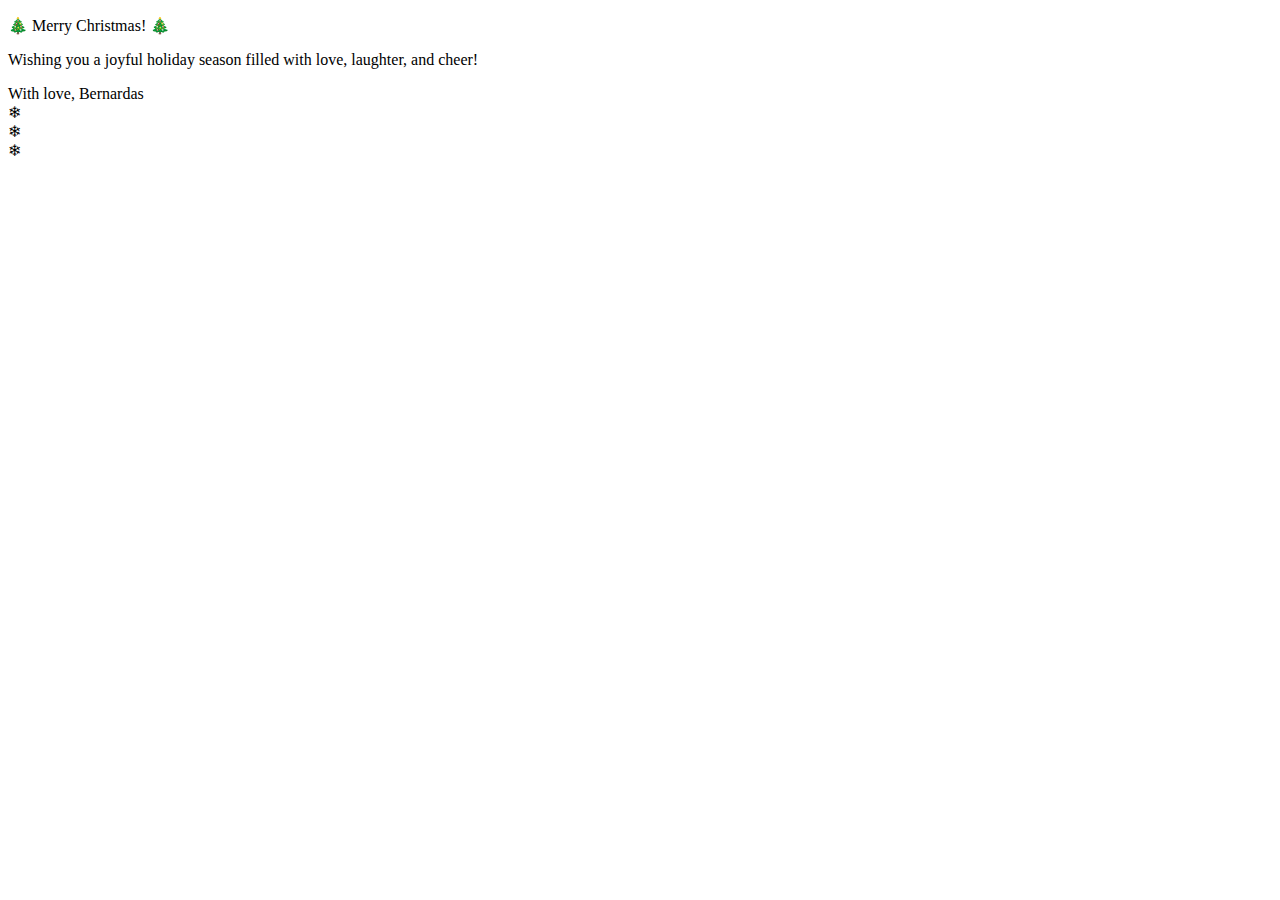
<file: 01-DAY/index.html>
<!DOCTYPE html>
<html lang="en">
  <head>
    <meta charset="UTF-8" />
    <meta name="viewport" content="width=device-width, initial-scale=1.0" />
    <title>Merry Christmas!</title>
  </head>
  <body>
    <header>
      <p>🎄 Merry Christmas! 🎄</p>
    </header>
    <section>
      <p>
        Wishing you a joyful holiday season filled with love, laughter, and
        cheer!
      </p>
    </section>
    <footer>
      <p>
        With love, Bernardas <br />
        &#10052;<br />
        &#10052;<br />
        &#10052;<br />
      </p>
    </footer>
  </body>
</html>
</file>
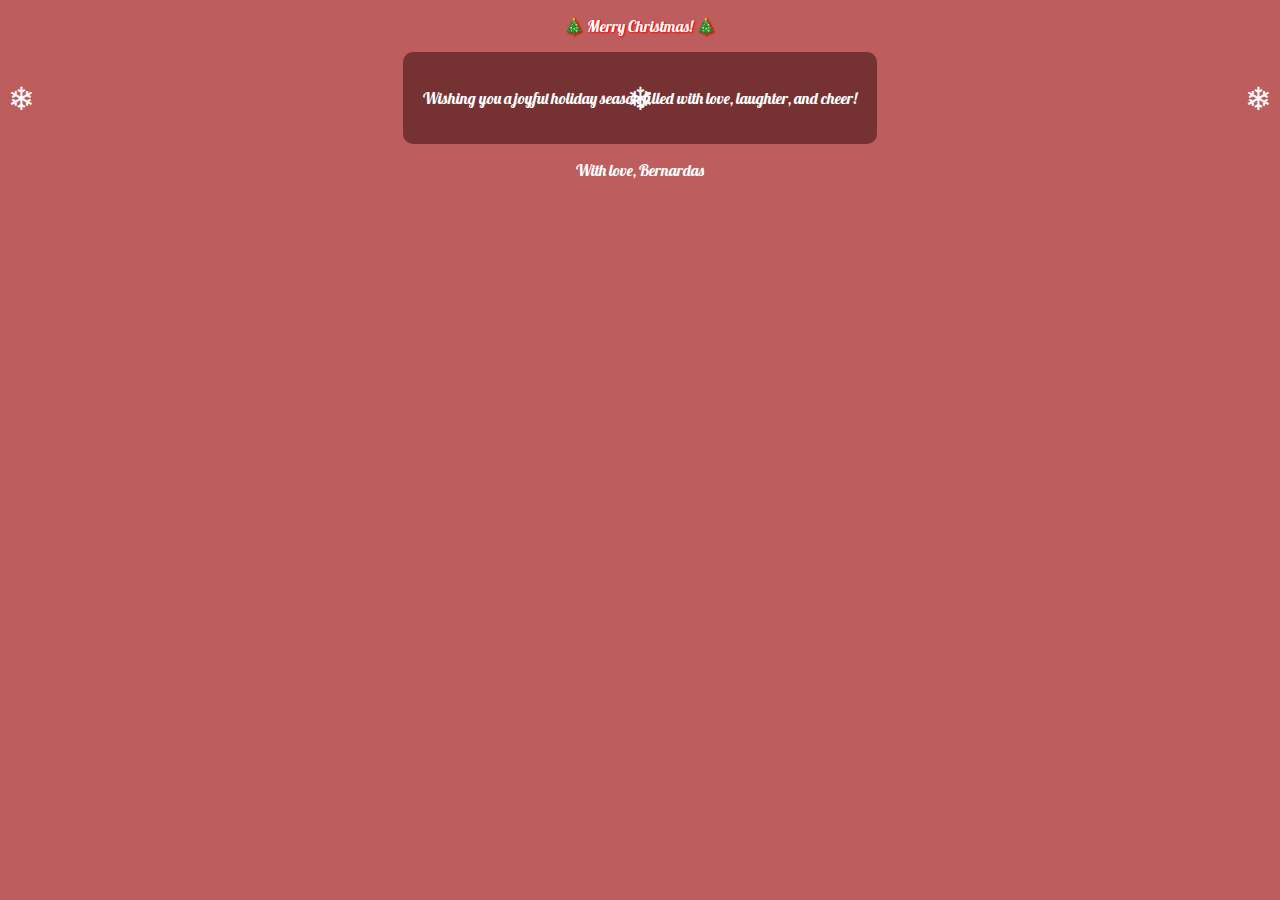
<file: 02-DAY/index.html>
<!DOCTYPE html>
<html lang="en">
  <head>
    <meta charset="UTF-8" />
    <meta name="viewport" content="width=device-width, initial-scale=1.0" />
    <title>Merry Christmas!</title>
    <style>
      @import url("https://fonts.googleapis.com/css2?family=Lobster&display=swap");
      body {
        font-family: "Lobster", cursive;
        text-align: center;
        background: #be5d5d;
        color: #fff;
        position: relative;
      }

      section {
        padding: 20px;
        background: rgba(87, 33, 33, 0.7);
        border-radius: 10px;
        display: inline-block;
      }

      header p {
        text-shadow: 1px 0px 0px #f00, 1px 1px 2px #f00;
      }

      .snows {
        position: absolute;
        top: 0;
        left: 0;
        right: 0;
        bottom: 0;
        display: flex;
        justify-content: space-between;
        align-items: center;
        font-size: 2rem;
        animation: snow 5s linear infinite;
      }

      @keyframes snow {
        0% {
          transform: translateY(-100px);
        }
        100% {
          transform: translateY(125px);
        }
      }
    </style>
  </head>
  <body>
    <header>
      <p>🎄 Merry Christmas! 🎄</p>
    </header>
    <section>
      <p>
        Wishing you a joyful holiday season filled with love, laughter, and
        cheer!
      </p>
      <div class="snows">
        <span>&#10052;</span>
        <span>&#10052;</span>
        <span>&#10052;</span>
      </div>
    </section>
    <footer>
      <p>With love, Bernardas</p>
    </footer>
  </body>
</html>
</file>
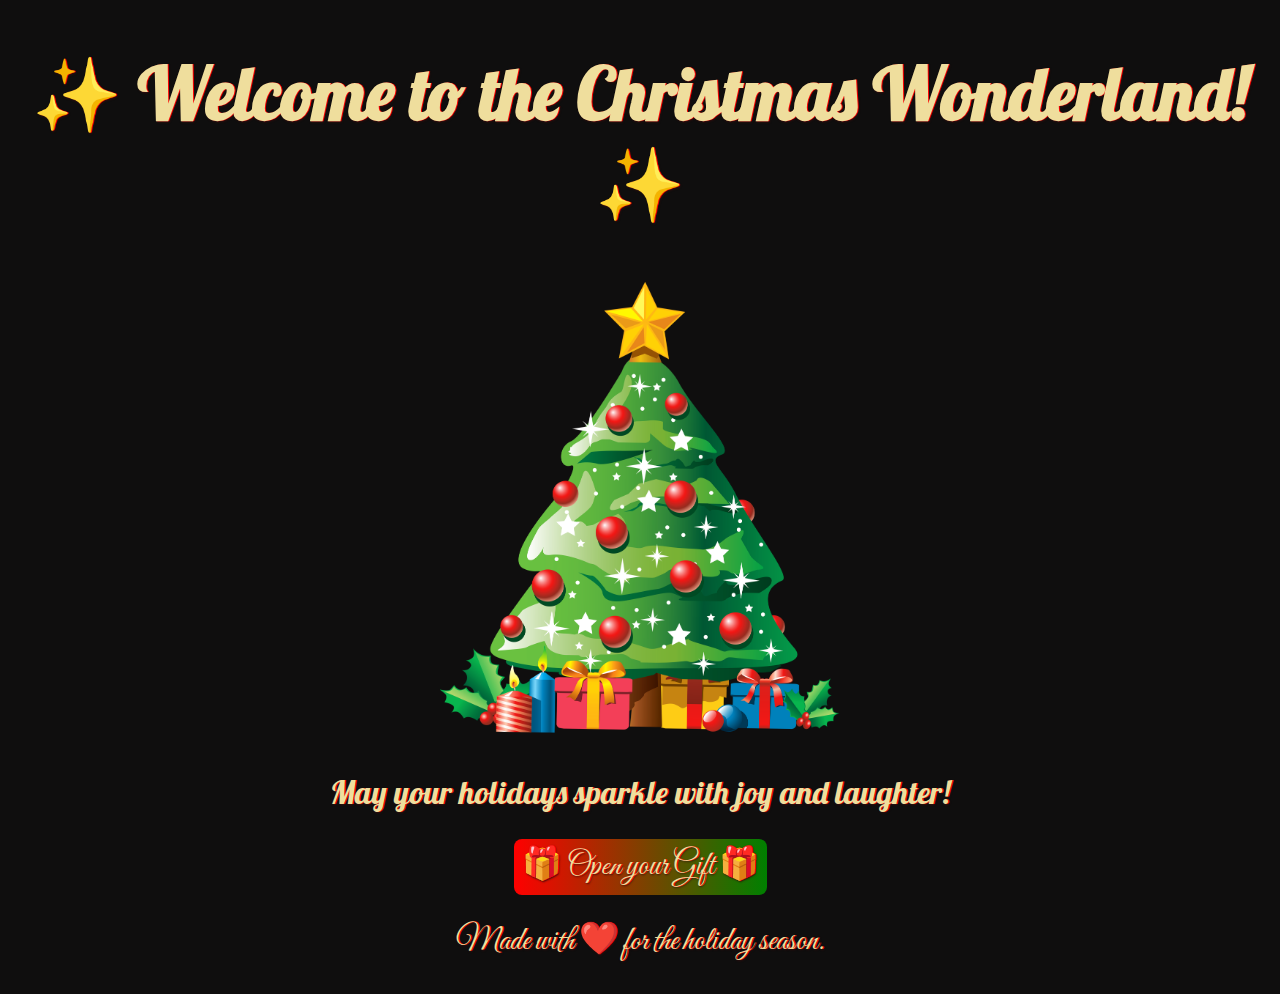
<file: 03-DAY/index.html>
<!DOCTYPE html>
<html lang="en">
  <head>
    <meta charset="UTF-8" />
    <meta name="viewport" content="width=device-width, initial-scale=1.0" />
    <link rel="stylesheet" href="style.css" />
    <title>Document</title>
  </head>
  <body>
    <header>
      <h1 class="title">✨ Welcome to the Christmas Wonderland! ✨</h1>
    </header>
    <main>
      <img src="assets/Christmas_Tree_with_Gifts.png" alt="gift" />
      <p>May your holidays sparkle with joy and laughter!</p>
      <a href="gift.html">🎁 Open your Gift 🎁</a>
    </main>
    <footer>
      <p>Made with ❤️ for the holiday season.</p>
    </footer>
  </body>
</html>
</file>
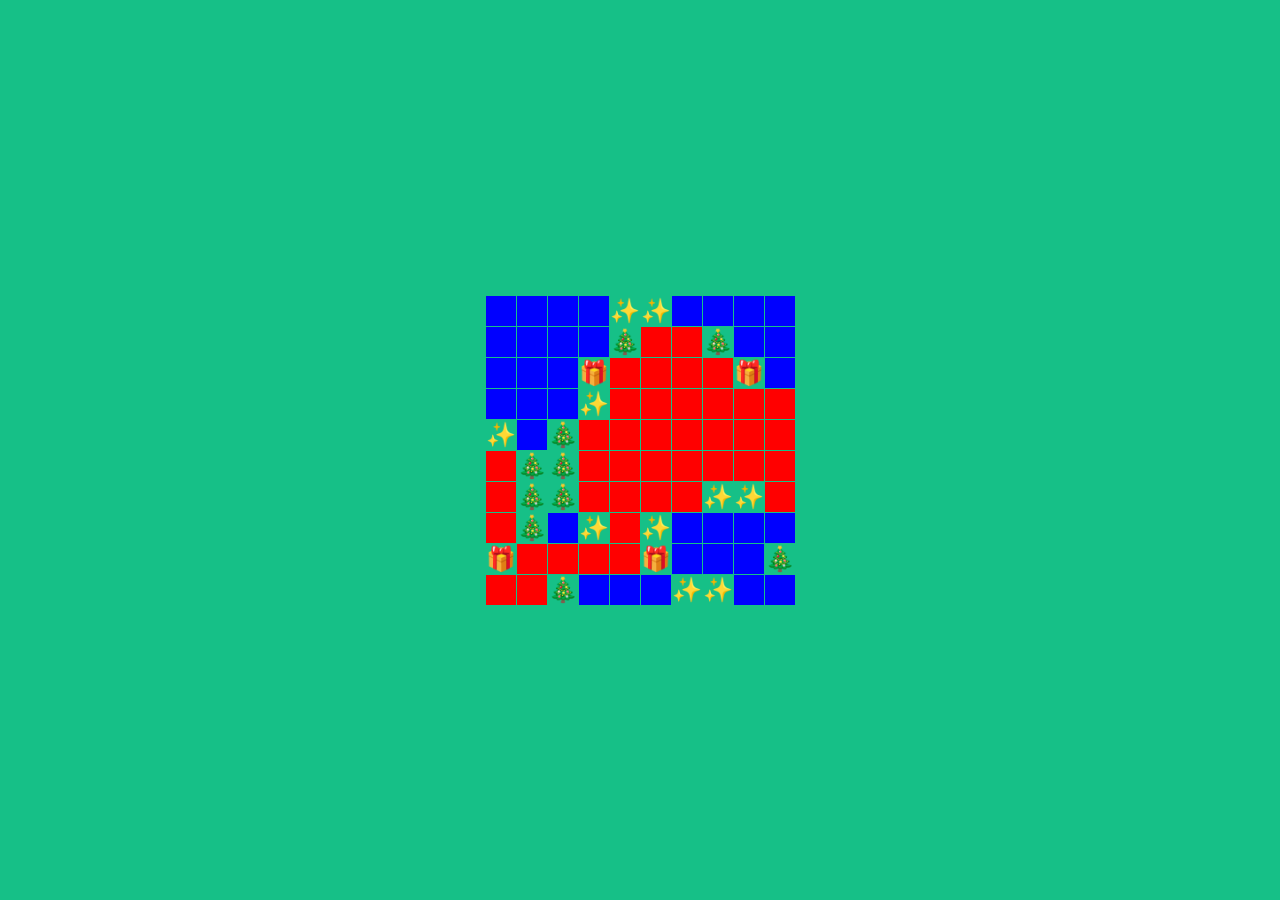
<file: 04-DAY/index.html>
<!DOCTYPE html>
<html lang="en">
  <head>
    <meta charset="UTF-8" />
    <meta name="viewport" content="width=device-width, initial-scale=1.0" />
    <link rel="stylesheet" href="style.css" />
    <title>Christmas Ornament</title>
  </head>
  <body>
    <div class="grid-container">
      <div class="empty"></div>
      <div class="empty"></div>
      <div class="empty"></div>
      <div class="empty"></div>
      <div class="decor">✨</div>
      <div class="decor">✨</div>
      <div class="empty"></div>
      <div class="empty"></div>
      <div class="empty"></div>
      <div class="empty"></div>
      <div class="empty"></div>
      <div class="empty"></div>
      <div class="empty"></div>
      <div class="empty"></div>
      <div class="decor">🎄</div>
      <div class="solid"></div>
      <div class="solid"></div>
      <div class="decor">🎄</div>
      <div class="empty"></div>
      <div class="empty"></div>
      <div class="empty"></div>
      <div class="empty"></div>
      <div class="empty"></div>
      <div class="decor">🎁</div>
      <div class="solid"></div>
      <div class="solid"></div>
      <div class="solid"></div>
      <div class="solid"></div>
      <div class="decor">🎁</div>
      <div class="empty"></div>
      <div class="empty"></div>
      <div class="empty"></div>
      <div class="empty"></div>
      <div class="decor">✨</div>
      <div class="solid"></div>
      <div class="solid"></div>
      <div class="solid"></div>
      <div class="solid"></div>
      <div class="solid"></div>
      <div class="solid"></div>
      <div class="decor">✨</div>
      <div class="empty"></div>
      <div class="decor">🎄</div>
      <div class="solid"></div>
      <div class="solid"></div>
      <div class="solid"></div>
      <div class="solid"></div>
      <div class="solid"></div>
      <div class="solid"></div>
      <div class="solid"></div>
      <div class="solid"></div>
      <div class="decor">🎄</div>
      <div class="decor">🎄</div>
      <div class="solid"></div>
      <div class="solid"></div>
      <div class="solid"></div>
      <div class="solid"></div>
      <div class="solid"></div>
      <div class="solid"></div>
      <div class="solid"></div>
      <div class="solid"></div>
      <div class="decor">🎄</div>
      <div class="decor">🎄</div>
      <div class="solid"></div>
      <div class="solid"></div>
      <div class="solid"></div>
      <div class="solid"></div>
      <div class="decor">✨</div>
      <div class="decor">✨</div>
      <div class="solid"></div>
      <div class="solid"></div>
      <div class="decor">🎄</div>
      <div class="empty"></div>
      <div class="decor">✨</div>
      <div class="solid"></div>
      <div class="decor">✨</div>
      <div class="empty"></div>
      <div class="empty"></div>
      <div class="empty"></div>
      <div class="empty"></div>
      <div class="decor">🎁</div>
      <div class="solid"></div>
      <div class="solid"></div>
      <div class="solid"></div>
      <div class="solid"></div>
      <div class="decor">🎁</div>
      <div class="empty"></div>
      <div class="empty"></div>
      <div class="empty"></div>
      <div class="decor">🎄</div>
      <div class="solid"></div>
      <div class="solid"></div>
      <div class="decor">🎄</div>
      <div class="empty"></div>
      <div class="empty"></div>
      <div class="empty"></div>
      <div class="decor">✨</div>
      <div class="decor">✨</div>
      <div class="empty"></div>
      <div class="empty"></div>
    </div>
  </body>
</html>
</file>
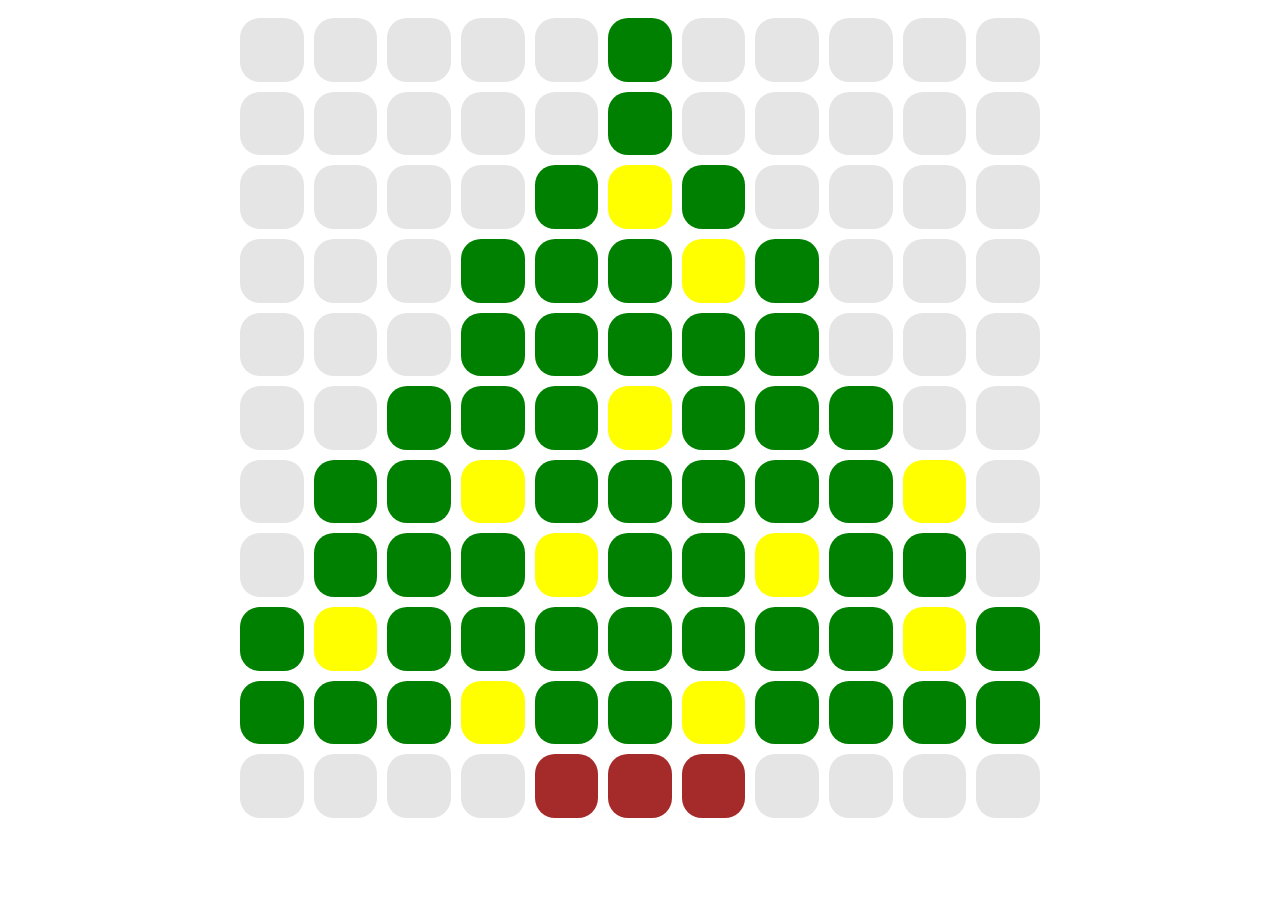
<file: 05-DAY/index.html>
<!DOCTYPE html>
<html lang="en">

<head>
  <meta charset="UTF-8">
  <meta name="viewport" content="width=device-width, initial-scale=1.0">
  <title>Christmass Tree</title>
  <link rel="stylesheet" href="style.css">
</head>

<body>
  <div class="container">
    <div class="row1">
      <div class="cell" style="--index: 0;"></div>
      <div class="cell" style="--index: 1;"></div>
      <div class="cell" style="--index: 2;"></div>
      <div class="cell" style="--index: 3;"></div>
      <div class="cell" style="--index: 4;"></div>
      <div class="cell" style="--index: 5;"></div>
      <div class="cell" style="--index: 6;"></div>
      <div class="cell" style="--index: 7;"></div>
      <div class="cell" style="--index: 8;"></div>
      <div class="cell" style="--index: 9;"></div>
      <div class="cell" style="--index: 10;"></div>
    </div>
    <div class="row2">
      <div class="cell" style="--index: 11;"></div>
      <div class="cell" style="--index: 12;"></div>
      <div class="cell" style="--index: 13;"></div>
      <div class="cell" style="--index: 14;"></div>
      <div class="cell" style="--index: 15;"></div>
      <div class="cell" style="--index: 16;"></div>
      <div class="cell" style="--index: 17;"></div>
      <div class="cell" style="--index: 18;"></div>
      <div class="cell" style="--index: 19;"></div>
      <div class="cell" style="--index: 20;"></div>
      <div class="cell" style="--index: 21;"></div>
    </div>
    <div class="row3">
      <div class="cell" style="--index: 22;"></div>
      <div class="cell" style="--index: 23;"></div>
      <div class="cell" style="--index: 24;"></div>
      <div class="cell" style="--index: 25;"></div>
      <div class="cell" style="--index: 26; "></div>
      <div class="cell" style="--index: 27;"></div>
      <div class="cell" style="--index: 28;"></div>
      <div class="cell" style="--index: 29;"></div>
      <div class="cell" style="--index: 30;"></div>
      <div class="cell" style="--index: 31;"></div>
      <div class="cell" style="--index: 32;"></div>
    </div>
    <div class="row4">
      <div class="cell" style="--index: 33;"></div>
      <div class="cell" style="--index: 34;"></div>
      <div class="cell" style="--index: 35;"></div>
      <div class="cell" style="--index: 36;"></div>
      <div class="cell" style="--index: 37;"></div>
      <div class="cell" style="--index: 38;"></div>
      <div class="cell" style="--index: 39;"></div>
      <div class="cell" style="--index: 40;"></div>
      <div class="cell" style="--index: 41;"></div>
      <div class="cell" style="--index: 42;"></div>
      <div class="cell" style="--index: 43;"></div>
    </div>
    <div class="row5">
      <div class="cell" style="--index: 44;"></div>
      <div class="cell" style="--index: 45;"></div>
      <div class="cell" style="--index: 46;"></div>
      <div class="cell" style="--index: 47;"></div>
      <div class="cell" style="--index: 48; "></div>
      <div class="cell" style="--index: 49;"></div>
      <div class="cell" style="--index: 50;"></div>
      <div class="cell" style="--index: 51;"></div>
      <div class="cell" style="--index: 52;"></div>
      <div class="cell" style="--index: 53;"></div>
      <div class="cell" style="--index: 54;"></div>
    </div>
    <div class="row6">
      <div class="cell" style="--index: 55;"></div>
      <div class="cell" style="--index: 56;"></div>
      <div class="cell" style="--index: 57;"></div>
      <div class="cell" style="--index: 58;"></div>
      <div class="cell" style="--index: 59;"></div>
      <div class="cell" style="--index: 60;"></div>
      <div class="cell" style="--index: 61;"></div>
      <div class="cell" style="--index: 62;"></div>
      <div class="cell" style="--index: 63;"></div>
      <div class="cell" style="--index: 64;"></div>
      <div class="cell" style="--index: 65;"></div>
    </div>
    <div class="row7">
      <div class="cell" style="--index: 66;"></div>
      <div class="cell" style="--index: 67;"></div>
      <div class="cell" style="--index: 68;"></div>
      <div class="cell" style="--index: 69;"></div>
      <div class="cell" style="--index: 70;"></div>
      <div class="cell" style="--index: 71;"></div>
      <div class="cell" style="--index: 72;"></div>
      <div class="cell" style="--index: 73;"></div>
      <div class="cell" style="--index: 74;"></div>
      <div class="cell" style="--index: 75;"></div>
      <div class="cell" style="--index: 76;"></div>
    </div>
    <div class="row8">
      <div class="cell" style="--index: 77;"></div>
      <div class="cell" style="--index: 78;"></div>
      <div class="cell" style="--index: 79;"></div>
      <div class="cell" style="--index: 80;"></div>
      <div class="cell" style="--index: 81;"></div>
      <div class="cell" style="--index: 82;"></div>
      <div class="cell" style="--index: 83;"></div>
      <div class="cell" style="--index: 84;"></div>
      <div class="cell" style="--index: 85;"></div>
      <div class="cell" style="--index: 86;"></div>
      <div class="cell" style="--index: 87;"></div>
    </div>
    <div class="row9">
      <div class="cell" style="--index: 88;"></div>
      <div class="cell" style="--index: 89;"></div>
      <div class="cell" style="--index: 90;"></div>
      <div class="cell" style="--index: 91;"></div>
      <div class="cell" style="--index: 92;"></div>
      <div class="cell" style="--index: 93;"></div>
      <div class="cell" style="--index: 94;"></div>
      <div class="cell" style="--index: 95;"></div>
      <div class="cell" style="--index: 96;"></div>
      <div class="cell" style="--index: 97;"></div>
      <div class="cell" style="--index: 98;"></div>
    </div>
    <div class="row10">
      <div class="cell" style="--index: 99"></div>
      <div class="cell" style="--index: 100"></div>
      <div class="cell" style="--index: 101"></div>
      <div class="cell" style="--index: 102"></div>
      <div class="cell" style="--index: 103"></div>
      <div class="cell" style="--index: 104"></div>
      <div class="cell" style="--index: 105"></div>
      <div class="cell" style="--index: 106"></div>
      <div class="cell" style="--index: 107"></div>
      <div class="cell" style="--index: 108"></div>
      <div class="cell" style="--index: 109"></div>
    </div>
    <div class="row11">
      <div class="cell" style="--index: 110;"></div>
      <div class="cell" style="--index: 111;"></div>
      <div class="cell" style="--index: 112;"></div>
      <div class="cell" style="--index: 113;"></div>
      <div class="cell" style="--index: 114;"></div>
      <div class="cell" style="--index: 115;"></div>
      <div class="cell" style="--index: 116;"></div>
      <div class="cell" style="--index: 117;"></div>
      <div class="cell" style="--index: 118;"></div>
      <div class="cell" style="--index: 119;"></div>
      <div class="cell" style="--index: 120;"></div>
    </div>
  </div>
</body>

</html>
</file>
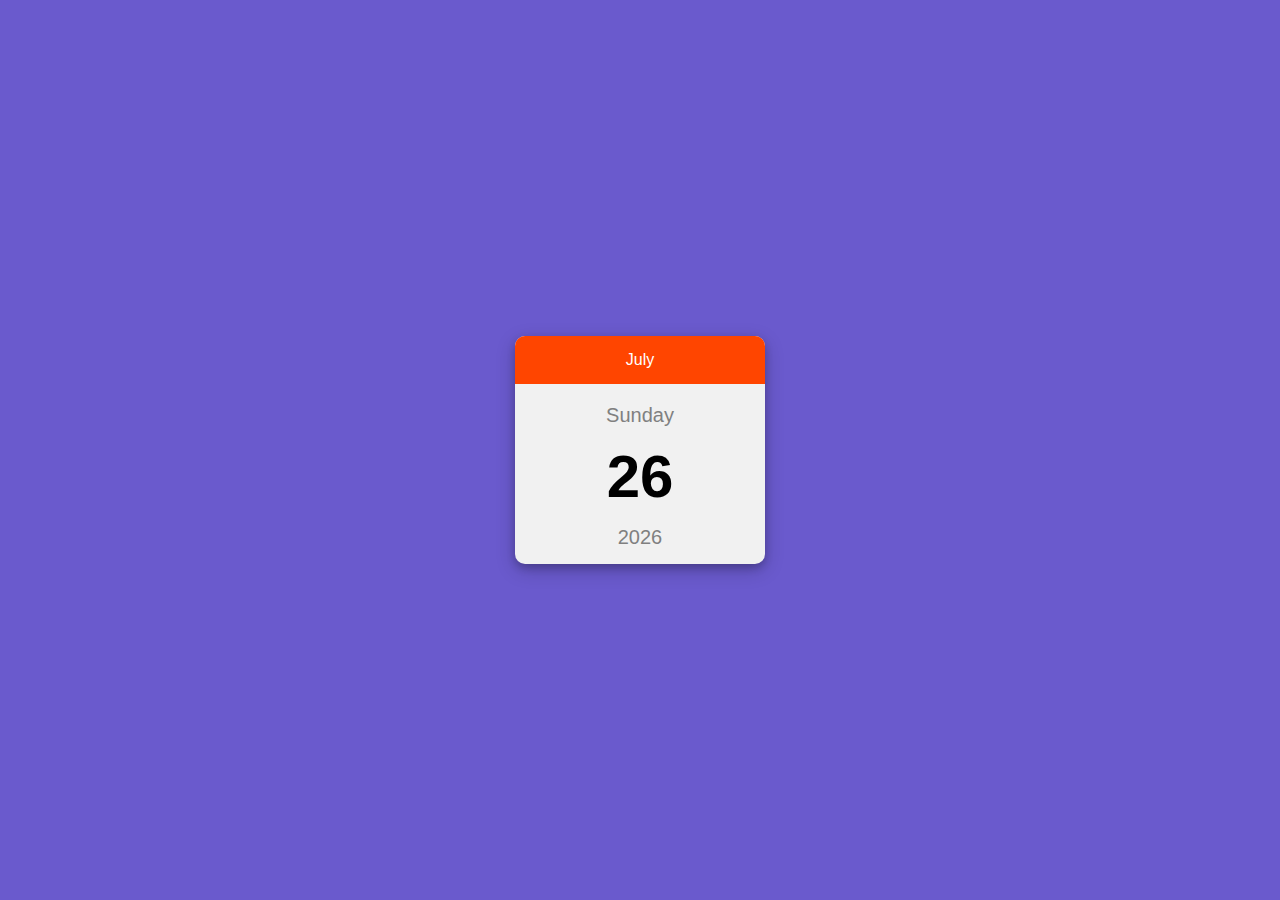
<file: 06-DAY/index.html>
<!DOCTYPE html>
<html lang="en">
  <head>
    <meta charset="UTF-8" />
    <meta name="viewport" content="width=device-width, initial-scale=1.0" />
    <link rel="stylesheet" href="style.css" />
    <script type="module" src="script.js"></script>
    <title>Document</title>
  </head>
  <body>
    <div class="container">
      <div class="month">
        <h2>January</h2>
      </div>
      <div class="weekday">
        <span>Sunday</span>
      </div>
      <div class="day">
        <span>1</span>
      </div>
      <div class="years">
        <span>2022</span>
      </div>
    </div>
  </body>
</html>
</file>
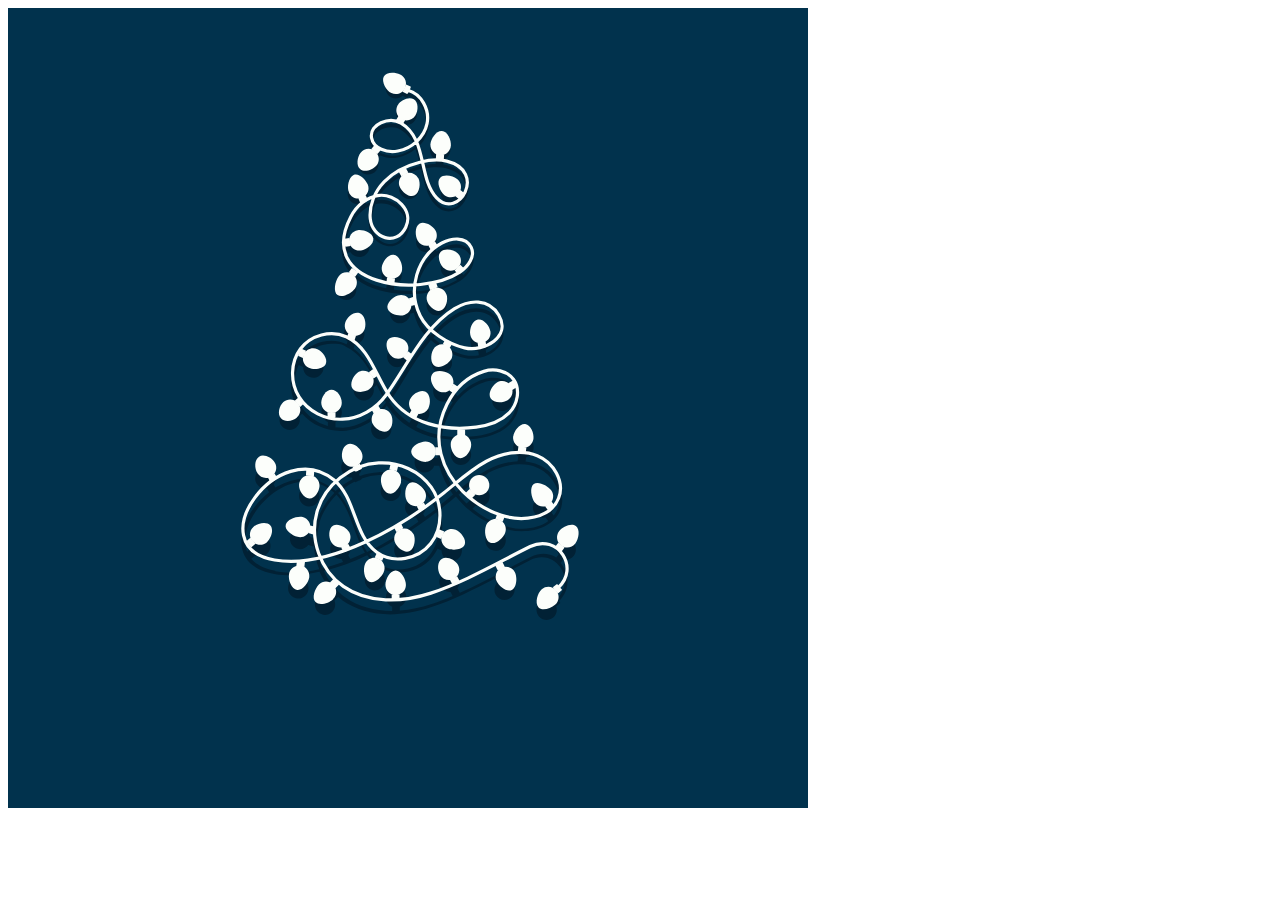
<file: 11-DAY/index.html>
<!DOCTYPE html>
<html lang="en">
  <head>
    <meta charset="UTF-8" />
    <meta name="viewport" content="width=device-width, initial-scale=1.0" />
    <title>Document</title>
    <script src="script.js" defer></script>
    <style>
      svg {
        max-width: 800px;
      }
    </style>
  </head>

  <body>
    <?xml version="1.0" encoding="UTF-8"?>
    <svg xmlns="http://www.w3.org/2000/svg" version="1.1" viewBox="0 0 500 500">
      <defs>
        <style>
          .cls-2 {
            fill: #01324d;
          }

          .cls-1 {
            fill: hsl(23, 100%, 50%) !important;
            filter: drop-shadow(5px 5px 10px hsl(48, 100%, 50%));
          }

          .cls-3 {
            fill: #fcfefb;
          }

          .cls-4 {
            isolation: isolate;
          }

          .cls-5 {
            fill: #132536;
            mix-blend-mode: multiply;
            opacity: 0.4;
          }

          .cls-6 {
            fill: none;
            stroke: #fcfefb;
            stroke-linecap: round;
            stroke-linejoin: round;
            stroke-width: 2px;
          }
        </style>
      </defs>
      <g class="cls-4">
        <g id="BACKGROUND">
          <rect class="cls-2" width="500" height="500" />
        </g>
        <g id="OBJECTS">
          <path
            class="cls-5"
            d="M353.4,333c-2.8-2.1-6.8-1.6-8.9,1.3-1.6,2.2-1.7,5-.4,7.2h0s-1.4,1.9-1.4,1.9c-4.3-2.6-10-3.3-16.1-.3-5.6,2.8-11.3,5.8-16.8,8.7-9,4.7-18.1,9.5-27.4,13.7,0,0,0-.1,0-.1l-1.5-2.8h0c1.6-1.9,2-4.8.7-7.2-1.7-3.2-5.6-4.3-8.7-2.6-3.1,1.7-4.3,5.6-2.6,8.8,1.3,2.4,3.8,3.6,6.3,3.4h0s1.3,2.5,1.3,2.5c-4.4,1.9-8.7,3.6-13.2,5-6.8,2.2-13.4,3.6-19.8,4.1v-2.4s0,0,0,0c2.3-.9,4-3.2,4.1-5.9,0-3.6-2.7-6.5-6.3-6.6-3.5,0-6.4,2.8-6.5,6.4,0,2.7,1.5,5.1,3.9,6.1h0s0,2.7,0,2.7c-11.1,0-21.2-2.8-29.1-8.4-5.9-4.2-10.5-10-13.5-16.6,8.9-2.1,18-5.5,27-9.8,1.7,2.4,3.7,4.6,6.1,6.4l-1.1,2.5h0c-2.5,0-4.9,1.4-6,3.9-1.4,3.3,0,7.1,3.2,8.6,3.2,1.5,7,0,8.4-3.3,1.1-2.5.5-5.3-1.2-7.1h0s.9-2.1.9-2.1c10.2,4.3,23.5,1.1,30.7-8.2,1.1-1.5,2.1-3.1,3-4.8l2.5,1.1h0c0,2.5,1.4,4.9,3.8,6,3.2,1.4,7,0,8.4-3.4,1.4-3.3,0-7.1-3.3-8.5-2.4-1.1-5.2-.5-7,1.3h0c0,0-2.7-1.3-2.7-1.3,1.8-6.2,1.6-13.1-.5-19.5,1.3-1,2.6-2,3.8-3,2-1.6,4-3.3,5.9-4.9.2-.2.4-.3.5-.5,6.5,8.2,15.3,14.7,25.7,18.7l-.9,2.3h0c-2.5,0-4.9,1.6-5.9,4.1-1.3,3.3.3,7.1,3.6,8.4,3.3,1.3,7-.3,8.3-3.7,1-2.5.3-5.3-1.5-7.1h0s1-2.5,1-2.5c13.9,3.8,30.2.6,35.1-11.9,3.6-9.2-1.2-23-13.9-28.2-2.5-1-5.1-1.7-7.9-2l.3-2.5h0c2.4-.7,4.4-2.7,4.7-5.4.5-3.6-2-6.8-5.5-7.3-3.5-.5-6.7,2-7.2,5.6-.4,2.7,1,5.2,3.1,6.5h0s-.4,3-.4,3c-6.3.3-13.1,2.2-19.7,5.8-6.8,3.7-12.8,8.5-18.6,13.4-4-5.3-6.9-11.3-8.4-17.5-1.2-5-1.5-10.5-.8-16,3.1.5,6.4.8,9.8.9v3.2c0,0,0,0,0,0-2.3.9-4,3.2-4.1,5.9,0,3.6,2.8,6.5,6.3,6.6,3.5,0,6.4-2.8,6.5-6.4,0-2.7-1.6-5.1-3.9-6.1h0s0-3.2,0-3.2c0,0,0,0-.1-.1,2.4-.1,4.9-.3,7.4-.6,9.4-1.2,16.5-4.4,21.1-9.3,5.3-5.6,7.8-15.5,2.9-22.4-4.5-6.3-13.3-7.6-19.7-5.5-6.2,2-11.8,5.8-16.3,10.7,0-.2,0-.4,0-.4l-2.6-1.7h0c.4-2.5-.6-5.1-2.8-6.6-3-1.9-6.9-1.1-8.8,2-1.9,3-1,7,1.9,9,2.2,1.5,5.1,1.3,7.1-.2h0c0,0,2.3,1.6,2.3,1.6-4.3,5.9-7.4,13-8.7,20.4-5.1-1-9.8-2.7-14.1-4.9l1.2-2.3h0c2.5.2,5-1,6.3-3.4,1.7-3.1.5-7.1-2.6-8.8-3.1-1.7-7-.5-8.7,2.6-1.3,2.4-.9,5.2.7,7.2h0s-1.2,2.1-1.2,2.1c-4.4-3-8.3-6.7-11.4-11.2-.4-.6-.8-1.1-1.1-1.7,3.1-4.5,6.1-9.3,9.2-14.4,5.2-8.4,10.5-17,16.7-24.5,2.5,2.3,5.4,4.4,8.4,6.1l-.9,1.8h0c-2.5-.2-5,1-6.3,3.4-1.7,3.2-.5,7.1,2.6,8.8,3.1,1.7,7,.5,8.7-2.7,1.3-2.4.9-5.2-.7-7.2h0s1-1.8,1-1.8c2.8,1.3,5.5,2.2,8.1,2.8,7.9,1.9,17.6-1.4,22-7.4,3.2-4.4,3.3-9.6.3-14.9-2.5-4.4-6.1-7.1-10.5-8.2-5.6-1.4-12.3,0-18.4,3.8-5.5,3.4-10.2,7.8-14.5,12.7-2.4-2.4-4.4-5-5.7-7.8-2.8-5.8-3.9-12.1-3.3-18.2,2.6-.2,5.2-.4,7.6-.9,0,0,0,0,0,0l1,3h0c-1.9,1.7-2.7,4.4-1.8,7,1.1,3.4,4.8,5.2,8.1,4,3.3-1.2,5.1-4.8,4-8.2-.9-2.6-3.2-4.2-5.7-4.4h0s-.8-2.5-.8-2.5c5.9-1.4,11.1-3.6,15.3-6.3,5.8-3.9,10.2-10.9,7.4-16.9-1.5-3.2-5.1-5.5-9.2-5.8-3.2-.2-6.7.7-10.4,2.7-1,.5-1.9,1.1-2.8,1.7l-1.2-2h0c1.5-2,1.7-4.9.3-7.2-1.8-3.1-5.8-4-8.8-2.2-3,1.9-4,5.8-2.2,8.9,1.4,2.3,4,3.4,6.5,3h0s1.5,2.6,1.5,2.6c-5.9,5.6-9.6,13.3-10.6,21.5-4.1.1-8.2,0-12.1-.6l.3-2.8h0c2.4-.7,4.3-2.8,4.6-5.5.4-3.6-2.1-6.8-5.6-7.2-3.5-.4-6.7,2.1-7.1,5.7-.3,2.7,1.1,5.2,3.3,6.4h0s-.3,2.5-.3,2.5c-7.4-1.6-14-4.4-18.5-8.5-4.3-3.8-6.7-8.5-7.2-13.8.1.1.3.2.3.2l3.1-.5h0c1.3,2.1,3.8,3.4,6.5,3,3.5-.6,5.9-3.9,5.3-7.4-.5-3.5-3.8-6-7.3-5.4-2.6.4-4.6,2.4-5.2,4.9h0c0,0-2.5.3-2.5.3.5-4,1.8-8.4,4.2-13,2.8-5.6,7.3-9.8,12.1-11.9-1.5,4.1-2.1,8.5-1.7,12.6.7,6.7,5.3,12.1,11.3,13.1,5.3.9,10.1-1.9,12.7-7.4,2.2-4.6,1.7-9.5-1.4-13.9-3.7-5.1-10.3-8.2-16.1-7.6-.5,0-.9.1-1.4.2,1.4-2.7,3.2-5.2,5.3-7.4,2.4-2.5,5.3-4.7,8.5-6.6l1.4,2.6h0c-1.6,1.9-2,4.8-.7,7.2,1.7,3.2,5.5,4.4,8.6,2.7,3.1-1.7,4.3-5.6,2.6-8.8-1.3-2.4-3.8-3.7-6.3-3.4h0s-1.3-2.5-1.3-2.5c2.7-1.2,5.7-2.3,8.8-3.1.2,0,.5-.1.7-.2,0,.2,0,.4.1.6,1.7,8,3.5,16.2,8.8,21.9,3.7,3.9,8.2,5.1,12.4,3.2,5.2-2.3,8.8-8.7,8.3-14.8-.6-6.4-5.5-11.3-13.5-13.3-.7-.2-1.4-.3-2.1-.4v-2.9c.1,0,0,0,0,0,2.4-.9,4.1-3.1,4.3-5.8.2-3.6-2.5-6.6-6.1-6.8-3.5-.2-6.5,2.6-6.7,6.2-.1,2.7,1.4,5.1,3.7,6.2h0s-.1,2.8-.1,2.8c-2.4,0-4.9.3-7.6.9-.9-3.9-1.8-7.8-3.3-11.5,3.3-3.2,5.6-7.2,6.4-11.5,1.9-9.3-3.5-19-11.7-21.9.1-.3.3-.6.4-.9.3-.6,0-.9,0-.9l-2.8-1.4h0c.1-2.5-1.2-5-3.6-6.1-3.2-1.5-7-.1-8.5,3.1-1.5,3.2-.1,7.1,3,8.6,2.4,1.2,5.2.6,7-1.1h0c0,0,2.8,1.4,2.8,1.4,0,0,.4,0,.7-.6,0-.2.2-.3.2-.5,7.4,2.5,12.3,11.6,10.7,19.8-.7,3.7-2.7,7.2-5.4,10-1.9-4-4.4-7.5-8.3-10.1l1-1.8h0c2.5.3,5.1-.8,6.4-3.2,1.8-3.1.8-7.1-2.3-8.9-3-1.8-7-.8-8.8,2.3-1.4,2.3-1.1,5.2.4,7.2h0s-1.3,2.2-1.3,2.2c-3.9-.9-8.5-.2-12,2.2-3.4,2.3-5.1,5.8-4.5,9.4.3,1.9,1.1,3.6,2.4,5l-1.6,2.1h0c-2.4-.7-5.1,0-6.8,2.2-2.2,2.8-1.8,6.9.9,9.1,2.7,2.3,6.8,1.8,9-.9,1.7-2.1,1.9-5,.6-7.2h0s1.9-2.3,1.9-2.3c3.3,1.5,7.4,2,11,1.3,4.1-.8,7.9-2.7,11-5.3,1.3,3.3,2.2,6.9,3,10.5-.3,0-.5.1-.8.2-9.3,2.4-17.1,6.7-22.6,12.6-2.7,2.8-4.8,6-6.3,9.3-1.3.4-2.6,1-3.9,1.7l-.8-1.8h0c1.8-1.8,2.4-4.6,1.3-7.1-1.4-3.3-5.2-4.8-8.4-3.4-3.2,1.4-4.7,5.2-3.3,8.5,1.1,2.5,3.5,4,6,3.9h0s1.2,2.8,1.2,2.8c-2.7,2.3-5,5.3-6.8,8.7-8.5,16.6-3.9,26.9,2.1,32.9-.4-.2-.6,0-.6,0l-1.8,2.6h0c-2.4-.5-5.1.4-6.7,2.6-2,2.9-1.4,7,1.5,9.1,2.9,2.1,6.9,1.4,8.9-1.5,1.5-2.2,1.5-5.1.2-7.2h0s1.8-2.5,1.8-2.5c0,0,0,0,0,0,7.3,5.3,18.1,8.5,30.2,8.7,1.4,0,2.8,0,4.1,0-.2,2.1-.1,4.3,0,6.5l-2.9,1h0c-1.6-1.9-4.3-2.7-6.9-1.9-3.4,1.1-5.2,4.8-4.1,8.2,1.1,3.4,4.7,5.3,8.1,4.1,2.5-.9,4.2-3.2,4.4-5.7h0c0,0,2.1-.6,2.1-.6.6,2.5,1.5,5,2.6,7.5,1.5,3,3.6,5.9,6.2,8.4-3.9,4.7-7.5,9.8-10.9,15l-2-1.6h0c.7-2.4-.1-5.1-2.2-6.8-2.8-2.2-6.8-1.7-9,1.1-2.2,2.8-1.7,6.9,1.1,9.1,2.1,1.7,4.9,1.8,7.1.5h0c0,0,2.4,2,2.4,2-1.1,1.8-2.3,3.6-3.4,5.5-2.9,4.8-5.7,9.3-8.6,13.6-1.8-3.1-3.5-6.4-5.1-9.7-4.1-8.3-8.3-16.8-15.8-22.2l.9-2.7h0c2.5-.2,4.8-1.9,5.6-4.5,1.1-3.4-.7-7.1-4.1-8.2-3.4-1.1-7,.7-8.1,4.1-.8,2.6,0,5.3,1.9,7h0s-.5,1.6-.5,1.6c0,0,0,0,0,0-9.9-4.7-23-1.3-29.8,7.9-6.6,8.8-7,21.6-1.1,31.4l-2,1.9h0c-2.3-1.1-5.1-.8-7,1.1-2.6,2.4-2.9,6.5-.5,9.2,2.4,2.7,6.4,2.9,9,.5,2-1.8,2.6-4.6,1.8-7h0c0,0,1.7-1.5,1.7-1.5,6.1,7,15.6,11.1,25.2,10.7,6.5-.3,12.9-2.6,18.4-6.4l.8,1.4h0c-1.5,2-1.8,4.8-.4,7.2,1.8,3.1,5.7,4.1,8.8,2.3,3-1.8,4-5.8,2.2-8.9-1.4-2.3-3.9-3.5-6.4-3.1h0s-1.2-2-1.2-2c2-1.8,3.8-3.9,5.4-6.1,0-.1.1-.2.2-.3.2.4.5.7.7,1.1,7.1,10.2,17.9,16.8,31,19.5-.5,4-.6,8.1,0,12.2h-2.2c0,0,0,.1,0,.1-1-2.3-3.3-3.9-6-3.9-3.5,0-6.3,3.1-6.2,6.6,0,3.6,3,6.4,6.5,6.3,2.7,0,4.9-1.8,5.8-4.2h0c0,0,3.1,0,3.1,0,1.7,6.4,4.6,12.5,8.6,17.9-.2.2-.4.3-.6.5-1.9,1.6-3.9,3.3-5.9,4.9-1,.8-2.1,1.7-3.3,2.6-.9-2.1-1.9-4.1-3.2-6-7-10.3-20.2-16.6-33.6-15.9-4,.2-7.9,1-11.6,2.4l-.5-1.1h0c1.7-1.8,2.3-4.6,1.1-7.1-1.5-3.3-5.3-4.7-8.5-3.2-3.2,1.5-4.6,5.3-3.2,8.6,1.1,2.5,3.6,3.9,6.1,3.8h0s.4,1,.4,1c-3.8,1.9-7.4,4.4-10.6,7.3-.2-.2-.4-.3-.6-.5-10.3-8.6-23.3-9.4-35.9-2.2-.3.2-.7.4-1,.6l-1.2-1.9h0c1.5-2,1.7-4.9.3-7.2-1.9-3-5.8-4-8.8-2.1-3,1.9-3.9,5.9-2.1,8.9,1.4,2.3,4,3.4,6.5,3h0s1.3,2.2,1.3,2.2c-11.6,9-19,23.4-17.1,34.4,1.1,6.2,5.5,14.1,20.2,16.7,4.4.8,9,1,13.7.8l-.2,1.8h0c-2.4.7-4.4,2.7-4.7,5.4-.5,3.6,2,6.8,5.5,7.3,3.5.5,6.7-2,7.2-5.6.4-2.7-1-5.2-3.1-6.5h0s.4-2.9.4-2.9c3.2-.4,6.4-.9,9.6-1.6,2,4.5,4.8,8.7,8.1,12.3l-2.1,2.1h0c-2.3-1-5.1-.5-7,1.4-2.5,2.5-2.6,6.6-.1,9.2,2.5,2.6,6.5,2.6,9,.1,1.9-1.9,2.4-4.7,1.5-7.1h0s2.2-2.2,2.2-2.2c0,0,0,0,0,0,.8.7,1.6,1.3,2.5,2,8.2,5.8,18.6,8.8,30.1,8.8,8,0,16.6-1.4,25.4-4.4,13.7-4.5,26.9-11.2,39.9-17.9l1.3,2.6h0c-1.6,1.9-2,4.8-.8,7.2,1.6,3.2,5.5,4.4,8.6,2.7,3.1-1.7,4.3-5.6,2.7-8.8-1.2-2.4-3.8-3.7-6.3-3.4h0s-1.3-2.6-1.3-2.6c.4-.2.8-.4,1.1-.6,5.5-2.9,11.2-5.9,16.8-8.7,8.7-4.3,15.6-.3,18.9,4.5,3.5,5.1,4.3,13.2-1.9,19.5-.2-.2-.4-.4-.5-.6-.4-.5-.8-.4-.8-.4l-2.4,2.1h0c-2.2-1.1-5-.8-7.1.9-2.7,2.3-3,6.4-.7,9.2,2.3,2.7,6.3,3,9,.7,2-1.8,2.7-4.5,1.9-7h0c0,0,2.4-2,2.4-2,0,0,.2-.4-.2-.9-.1-.2-.3-.3-.4-.5,7-7,6.1-16.2,2.2-22-.4-.6-.8-1.1-1.3-1.7l1.6-2.2h0c2.4.6,5.1-.3,6.7-2.4,2.1-2.9,1.5-6.9-1.3-9.1ZM299.7,290.8c10.9-5.9,22.2-7.2,31-3.5,9.3,3.8,16.8,15.7,12.8,25.8-.6,1.4-1.4,2.8-2.4,4.1l-1.3-1.8h0c1.3-2.1,1.2-5-.3-7.2-2.1-2.9-6.1-3.5-8.9-1.3-2.8,2.1-3.4,6.2-1.3,9.1,1.6,2.2,4.3,3,6.7,2.4h0s1.7,2.3,1.7,2.3c-6.5,4.7-17,6.6-29,2.5-6.8-2.3-13-5.8-18.4-10.2l1.9-1.9h0c2.3,1,5.1.5,7-1.4,2.5-2.5,2.5-6.6,0-9.2-2.5-2.6-6.5-2.6-9,0-1.9,1.9-2.4,4.7-1.4,7.1h0s-2.2,2.1-2.2,2.1c-1.8-1.7-3.5-3.6-5-5.5,5.8-4.8,11.8-9.7,18.4-13.3ZM297.9,233.8c5.7-1.8,13.5-.8,17.5,4.7l-2.6,1.6h0c-2-1.5-4.8-1.7-7.1-.3-3,1.9-4,5.8-2.2,8.9,1.8,3.1,5.8,4.1,8.8,2.2,2.3-1.4,3.4-4,3-6.5h0c0,0,2.1-1.2,2.1-1.2,1.2,5.4-1,11.6-4.7,15.5-4.4,4.6-11.1,7.6-20,8.8-7.6,1-14.8.9-21.5-.2,2.5-14.5,11.7-28.7,26.6-33.4ZM279.8,193.9c5.7-3.6,11.9-4.9,16.9-3.6,3.9,1,7.1,3.5,9.3,7.3,3.4,5.8,1.7,10.2-.2,12.8-1.6,2.2-4.1,4-6.9,5.2l-.3-1.8h0c2.1-1.3,3.4-3.9,3-6.6-.6-3.5-3.9-5.9-7.3-5.4-3.5.6-5.8,3.9-5.3,7.4.4,2.7,2.4,4.7,4.9,5.3h0s.4,2.5.4,2.5c-2.8.5-5.7.6-8.4,0-6.4-1.5-14.2-5.4-20.1-10.8,4.2-4.8,8.8-9.1,14.2-12.4ZM271.7,152.3c3-1.6,5.9-2.5,8.5-2.5s.6,0,.9,0c3.4.2,6.3,2.1,7.6,4.7,1.9,4.1-.3,8.9-4,12.4l-2-2h0c1-2.3.5-5.1-1.4-7-2.5-2.5-6.5-2.5-9,0-2.5,2.5-2.5,6.6,0,9.2,1.9,1.9,4.7,2.4,7,1.4h0s1.4,1.5,1.4,1.5c-6.9,4.1-15.9,6.4-25.2,7,1.4-10.3,7.2-19.8,16.4-24.7ZM274,100.3c9.8,2.5,11.8,8.3,12.1,11.6.2,2.5-.4,5.1-1.6,7.3l-1.7-1.5h0c.8-2.4.1-5.1-1.9-6.9-2.7-2.3-6.7-2-9,.7-2.3,2.7-2,6.8.7,9.1,2,1.8,4.8,2,7.1.9h0c0,0,1.8,1.6,1.8,1.6-.8.7-1.6,1.2-2.5,1.6-3.5,1.6-7.2.6-10.3-2.8-4.9-5.3-6.6-12.9-8.3-21,0-.2,0-.4-.1-.6,5.3-1.1,9.8-1.1,13.8-.1ZM243.6,92c-4.1.8-8.7,0-11.8-2.1-2-1.4-3.3-3.3-3.6-5.5-.6-4,2-6.4,3.7-7.6,2.2-1.5,4.9-2.3,7.5-2.3s4.1.5,5.8,1.5c4.4,2.6,7.1,6.4,9.1,10.7-3,2.6-6.6,4.5-10.6,5.3ZM229.6,122.7c.9-.2,1.8-.4,2.6-.5,5.2-.6,11.1,2.2,14.4,6.8,2.7,3.8,3.1,8,1.3,12-2.3,4.8-6.3,7.2-10.7,6.4-5.2-.9-9.2-5.6-9.7-11.4-.4-4.4.4-9,2.2-13.3ZM235.6,247.4c-6.2,8.7-16.3,14.4-26.3,14.9-1.6,0-3.2,0-4.8-.2.2-.1.2-.2.2-.2v-3.2s0,0,0,0c2.3-1,4-3.3,4-6,0-3.6-2.9-6.5-6.4-6.5-3.5,0-6.4,2.9-6.4,6.5,0,2.7,1.6,5,4,6h0v2.5c-6.9-2-13.1-6.4-16.8-12.5-4.7-7.7-5.1-17.8-1.4-25.6,0,0,0,0,0,0l2.8,1.3h0c-.1,2.5,1.3,5,3.7,6.1,3.2,1.5,7,0,8.5-3.2,1.5-3.3,0-7.1-3.1-8.6-2.4-1.1-5.2-.6-7,1.1h0c0,0-2.3-1.1-2.3-1.1,4.4-5.6,11.4-8.8,18.3-8.8s6.1.6,8.8,1.9c8.2,3.9,13,11.5,17.1,19.4-.2,0-.3,0-.3,0l-2.5,1.9h0c-2.1-1.3-5-1.2-7.1.4-2.8,2.1-3.5,6.2-1.4,9.1,2.1,2.9,6.1,3.5,8.9,1.4,2.2-1.6,3-4.3,2.4-6.8h0c0,0,2-1.5,2-1.5,0,0,0,.1.1.2,1.8,3.6,3.6,7.2,5.6,10.6-.2.3-.4.6-.7.9ZM263.8,341.6c-7.7,9.9-22.8,12.4-32.4,5.4-2.2-1.6-4-3.5-5.6-5.7,5.4-2.6,10.8-5.5,16-8.6l1,1.9h0c-1.6,1.9-2,4.8-.8,7.2,1.6,3.2,5.5,4.4,8.6,2.7,3.1-1.7,4.3-5.6,2.7-8.8-1.2-2.4-3.8-3.7-6.3-3.4h0s-1.1-2.1-1.1-2.1c7.7-4.7,15.1-9.9,21.9-15.1,2.8,9.1,1.4,19.5-4.1,26.6ZM216.6,296v.2c0,0,.4.3,1,0,.6-.3,1.5-.7,1.5-.7,0,0,.9-.4,1.5-.7.6-.3.6-.7.6-.7h0c3.5-1.3,7.2-2,10.9-2.2,2.3-.1,4.5,0,6.8.3l-.7,3h0c-2.5.4-4.6,2.3-5.2,5-.8,3.5,1.4,7,4.8,7.8,3.4.8,6.9-1.4,7.6-4.9.6-2.6-.5-5.3-2.6-6.7h0s.7-3.1.7-3.1c0,0,0,0,0,0,8.3,2.2,15.7,7.1,20.3,13.9,1.3,1.9,2.4,4,3.2,6.2-1.9,1.5-4,3.1-6.4,4.8l-1.1-2h0c1.6-1.9,2-4.8.7-7.2-1.7-3.2-5.6-4.3-8.7-2.6-3.1,1.7-4.3,5.6-2.6,8.8,1.3,2.4,3.8,3.6,6.3,3.4h0s1.3,2.5,1.3,2.5c-8.8,6.1-19.8,13-32.1,18.9-2.9-4.6-4.9-10-6.9-15.6-2.8-7.7-5.6-15.5-11.2-21.2,3-2.7,6.4-5.1,10-6.9ZM167.1,351.7c-6.9-1.2-12.1-3.8-15.2-7.7.2.1.4,0,.4,0l2.4-2h0c2.2,1.1,5,.9,7.1-.8,2.7-2.3,3.1-6.4.8-9.1-2.3-2.7-6.3-3.1-9-.8-2,1.7-2.7,4.5-2,6.9h0c0,0-2.1,1.7-2.1,1.7-.4-1.1-.8-2.2-1-3.4-2.1-11.8,7.5-27.9,21.3-35.9,3.8-2.2,9.7-4.7,16.3-4.7s.2,0,.3,0l-.2,3h0c-2.4.8-4.2,3-4.3,5.8-.2,3.6,2.5,6.7,6,6.9,3.5.2,6.6-2.5,6.8-6.1.2-2.7-1.3-5.1-3.6-6.2h0s.2-2.7.2-2.7c4,.8,8.1,2.7,12.2,6.1.1.1.3.2.4.4-5.2,5.2-9.2,11.7-11.3,18.9-.9,3-1.3,6.1-1.5,9.3l-2.2-.6h0c-.3-2.5-2.1-4.7-4.7-5.3-3.4-.9-6.9,1.2-7.8,4.7-.9,3.5,1.2,7,4.6,7.9,2.6.7,5.2-.3,6.7-2.4h0c0,0,3,.9,3,.9,0,0,.3,0,.5-.4.3,5,1.4,10,3.3,14.7-10,2.2-19.2,2.6-27.4,1.2ZM194.5,322.3c1.9-6.9,5.8-13.1,10.8-18.1,5.3,5.4,8.1,13.1,10.8,20.6,2,5.4,4,11,7,15.7,0,0-.1,0-.2,0-3,1.4-6,2.7-8.9,3.9l-1.3-2.4h0c1.6-1.9,2-4.8.7-7.2-1.7-3.2-5.6-4.3-8.7-2.6-3.1,1.7-4.3,5.6-2.6,8.8,1.3,2.4,3.8,3.6,6.3,3.4h0s1,1.8,1,1.8c-4.4,1.6-8.8,2.9-12.9,3.9-3.6-8.8-4.4-18.7-1.8-27.8Z"
          />
          <g>
            <path
              class="cls-6"
              d="M249.9,51.4c8.5,2.3,13.8,12.2,12,20.9-1.8,8.7-9.6,15.4-18.2,17.1-6.7,1.3-15.4-1.5-16.5-8.3-1.4-8.5,11-13.5,18.4-9.2,16.6,9.7,10.7,34.6,22.3,46.8,13.6,14.3,31.9-16.7,6.3-23-5.5-1.4-11.3-.7-16.8.7-8.3,2.1-16.3,6-22.2,12.1s-9.6,14.7-8.8,23.2c1.2,12.3,16.3,17.5,22.2,5.3,5.1-10.5-6.5-21-16.6-19.9-7.7.9-14.3,6.6-17.8,13.5-22,42.4,42.4,51.4,68.2,34.5,5.2-3.4,9.8-9.9,7.1-15.5-1.5-3.1-4.9-5-8.4-5.2-3.4-.2-6.8.9-9.9,2.5-15.9,8.5-21.5,29.5-13.6,45.4,4.8,9.8,17.5,17.7,27.8,20.1,12.2,2.8,29.4-6.9,21.3-20.5-6.3-10.8-18.6-9.5-27.6-4-19.5,12-29.9,36.2-42.9,54.1-6.3,8.6-16.4,14.6-27.1,15-10.7.5-21.6-4.8-27.2-13.9s-5.5-21.6.9-30.1c6.4-8.5,19-12,28.6-7.5,14.9,7,18.4,24.8,27.2,37.2,12.2,17.2,33.9,21.9,54,19.3,7.6-1,15.3-3.4,20.6-8.9,5.3-5.5,7.2-14.7,2.8-20.9-4-5.6-12.1-7.1-18.6-5.1-20.8,6.5-31.9,31.4-26.8,51.6,4.5,18,19.7,32.3,37.3,38.2,13.2,4.4,31.1,2.4,36.2-10.5,4.1-10.2-3.1-22.5-13.3-26.6-10.2-4.1-22.1-1.6-31.8,3.5-9.7,5.2-17.9,12.8-26.5,19.7-25.6,20.5-71.2,48-105.9,42-48.2-8.4,2.7-78.5,37.2-50,13.7,11.3,12.3,34.8,26.7,45.2,10.2,7.4,25.9,4.4,33.7-5.5,7.8-9.9,7.5-24.9.3-35.2-7.2-10.3-20.2-15.9-32.8-15.2-17.5.9-33.8,13.8-38.6,30.7-4.8,16.9,2.1,36.4,16.5,46.5,15.5,10.9,36.7,10.1,54.7,4.2,21.5-7,41.8-19.1,62.1-29.1,17.3-8.4,31.3,13.5,17.3,25.9"
            />
            <g>
              <path
                class="cls-3"
                d="M233.6,162.1c.4-3.5,3.9-8.3,7.4-7.9,3.5.4,5.8,5.9,5.3,9.4-.4,3.5-3.6,6-7.1,5.6-3.5-.4-6-3.6-5.6-7.1Z"
              />
              <path
                class="cls-3"
                d="M237.2,172c.7,0,1.7.2,1.7.2,0,0,1,.1,1.7.2s.9-.3.9-.3l.4-3.1-2.5-.3-2.5-.3-.4,3.1s.1.4.8.5Z"
              />
            </g>
            <g>
              <path
                class="cls-3"
                d="M247.7,191.8c-3.4,1.1-9.3-.5-10.4-3.8-1.1-3.4,3-7.2,6.4-8.3,3.4-1.1,7,.7,8.1,4.1,1.1,3.4-.7,7-4.1,8.1Z"
              />
              <path
                class="cls-3"
                d="M255.1,184.4c-.2-.6-.5-1.6-.5-1.6,0,0-.3-.9-.5-1.6-.2-.6-.6-.7-.6-.7l-3,1,.8,2.4.8,2.4,3-1s.3-.3.1-.9Z"
              />
            </g>
            <g>
              <path
                class="cls-3"
                d="M180.6,255.9c-2.6,2.4-7.7,3.2-10,.5-2.4-2.6-1.1-7.7,1.5-10.1,2.6-2.4,6.7-2.1,9,.5,2.4,2.6,2.1,6.7-.5,9Z"
              />
              <path
                class="cls-3"
                d="M184.5,246.1c-.4-.5-1.1-1.2-1.1-1.2,0,0-.7-.7-1.1-1.2-.4-.5-.8-.3-.8-.3l-2.3,2.1,1.7,1.9,1.7,1.9,2.3-2.1s.2-.4-.3-.9Z"
              />
            </g>
            <g>
              <path
                class="cls-3"
                d="M226,238.2c-2.8,2.1-8.5,2.6-10.6-.3-2.1-2.8.2-7.9,3-10,2.8-2.1,6.8-1.5,8.9,1.4,2.1,2.8,1.5,6.8-1.4,8.9Z"
              />
              <path
                class="cls-3"
                d="M230.8,228.8c-.4-.5-1-1.3-1-1.3,0,0-.6-.8-1-1.3-.4-.5-.8-.4-.8-.4l-2.5,1.8,1.5,2,1.5,2,2.5-1.8s.2-.4-.2-.9Z"
              />
            </g>
            <g>
              <path
                class="cls-3"
                d="M239.2,253.8c1.8,3,1.4,8.6-1.6,10.4-3,1.8-7.6-.8-9.4-3.9-1.8-3-.8-7,2.2-8.8,3-1.8,7-.8,8.8,2.2Z"
              />
              <path
                class="cls-3"
                d="M230.3,248.1c-.6.3-1.4.9-1.4.9,0,0-.9.5-1.4.9-.6.3-.5.8-.5.8l1.6,2.7,2.1-1.3,2.1-1.3-1.6-2.7s-.3-.3-.9,0Z"
              />
            </g>
            <g>
              <path
                class="cls-3"
                d="M289.5,273c0,3.5-3.2,8.5-6.8,8.4-3.5,0-6.1-5.1-6-8.7,0-3.5,3-6.3,6.5-6.3,3.5,0,6.3,3,6.3,6.5Z"
              />
              <path
                class="cls-3"
                d="M285,263.5c-.7,0-1.7,0-1.7,0,0,0-1,0-1.7,0-.7,0-.8.4-.8.4v3.1c0,0,2.4,0,2.4,0h2.5s0-3.1,0-3.1c0,0-.1-.4-.8-.4Z"
              />
            </g>
            <g>
              <path
                class="cls-3"
                d="M290,293.7c2.5-2.5,6.6-2.4,9,0,2.5,2.5,2.4,6.6,0,9-2.5,2.5-6.6,2.4-9,0-2.5-2.5-2.4-6.6,0-9Z"
              />
              <path
                class="cls-3"
                d="M286.6,303.7c.5.5,1.2,1.2,1.2,1.2,0,0,.7.7,1.2,1.2.5.5.9.3.9.3l2.2-2.2-1.8-1.8-1.8-1.8-2.2,2.2s-.2.4.3.9Z"
              />
            </g>
            <g>
              <path
                class="cls-3"
                d="M249.3,308c-1.7-3.1-1.3-9.5,1.8-11.2,3.1-1.7,7.8,2,9.4,5.1,1.7,3.1.5,7-2.6,8.7-3.1,1.7-7,.5-8.7-2.6Z"
              />
              <path
                class="cls-3"
                d="M257.9,314.1c.6-.3,1.5-.8,1.5-.8,0,0,.9-.5,1.5-.8.6-.3.5-.7.5-.7l-1.5-2.7-2.2,1.2-2.2,1.2,1.5,2.7s.3.3.9,0Z"
              />
            </g>
            <g>
              <path
                class="cls-3"
                d="M245.7,296.2c-.8,3.4-4.3,8.1-7.7,7.3-3.4-.8-5.5-6.7-4.8-10.1.8-3.4,4.2-5.6,7.6-4.8,3.4.8,5.6,4.2,4.8,7.6Z"
              />
              <path
                class="cls-3"
                d="M243.1,286c-.7-.1-1.6-.4-1.6-.4,0,0-1-.2-1.6-.4-.7-.1-.9.2-.9.2l-.7,3,2.4.5,2.4.5.7-3s0-.4-.7-.6Z"
              />
            </g>
            <g>
              <path
                class="cls-3"
                d="M202,333.8c-1.7-3.1-1.8-8.7,1.3-10.4,3.1-1.7,8.3,1.2,10,4.3,1.7,3.1.5,7-2.6,8.7-3.1,1.7-7,.5-8.7-2.6Z"
              />
              <path
                class="cls-3"
                d="M210.6,339.8c.6-.3,1.5-.8,1.5-.8,0,0,.9-.5,1.5-.8.6-.3.5-.7.5-.7l-1.5-2.7-2.2,1.2-2.2,1.2,1.5,2.7s.3.3.9,0Z"
              />
            </g>
            <g>
              <path
                class="cls-3"
                d="M270,354.2c-1.7-3.1-1.8-8.3,1.3-10,3.1-1.7,8.3.8,10,3.9,1.7,3.1.5,7-2.6,8.7-3.1,1.7-7,.5-8.7-2.6Z"
              />
              <path
                class="cls-3"
                d="M278.7,360.2c.6-.3,1.5-.8,1.5-.8,0,0,.9-.5,1.5-.8.6-.3.5-.7.5-.7l-1.5-2.7-2.2,1.2-2.2,1.2,1.5,2.7s.3.3.9,0Z"
              />
            </g>
            <g>
              <path
                class="cls-3"
                d="M153.5,324.2c2.7-2.3,8.2-3.5,10.5-.8,2.3,2.7.4,8.3-2.3,10.6-2.7,2.3-6.7,1.9-9-.8-2.3-2.7-1.9-6.7.8-9Z"
              />
              <path
                class="cls-3"
                d="M149.3,333.9c.4.5,1.1,1.3,1.1,1.3,0,0,.6.8,1.1,1.3.4.5.8.4.8.4l2.4-2-1.6-1.9-1.6-1.9-2.4,2s-.2.4.2.9Z"
              />
            </g>
            <g>
              <path
                class="cls-3"
                d="M194.7,298.7c-.2,3.5-2.9,8-6.4,7.8-3.5-.2-6.6-5-6.4-8.5.2-3.5,3.2-6.2,6.8-6,3.5.2,6.2,3.2,6,6.8Z"
              />
              <path
                class="cls-3"
                d="M190.6,289c-.7,0-1.7-.1-1.7-.1,0,0-1,0-1.7-.1-.7,0-.8.3-.8.3l-.2,3.1,2.5.2,2.5.2.2-3.1s-.1-.4-.8-.4Z"
              />
            </g>
            <g>
              <path
                class="cls-3"
                d="M234.8,352.6c-1.4,3.2-5.8,7.4-9,6-3.2-1.4-4.1-7.9-2.6-11.2,1.4-3.2,5.2-4.7,8.4-3.2,3.2,1.4,4.7,5.2,3.2,8.4Z"
              />
              <path
                class="cls-3"
                d="M234.4,342.1c-.6-.3-1.5-.7-1.5-.7,0,0-.9-.4-1.5-.7-.6-.3-.9,0-.9,0l-1.3,2.8,2.3,1,2.3,1,1.3-2.8s0-.4-.6-.7Z"
              />
            </g>
            <g>
              <path
                class="cls-3"
                d="M203.2,369.5c-2.5,2.5-8.6,4.3-11,1.8-2.5-2.5-.4-8.5,2.1-11,2.5-2.5,6.6-2.4,9,.1,2.5,2.5,2.4,6.6-.1,9Z"
              />
              <path
                class="cls-3"
                d="M206.7,359.6c-.5-.5-1.2-1.2-1.2-1.2,0,0-.7-.7-1.2-1.2-.5-.5-.9-.3-.9-.3l-2.2,2.2,1.7,1.8,1.7,1.8,2.2-2.2s.2-.4-.3-.9Z"
              />
            </g>
            <g>
              <path
                class="cls-3"
                d="M329.2,309c-2.1-2.8-3.4-9.4-.6-11.5s8.8,1.1,10.9,3.9c2.1,2.8,1.5,6.8-1.3,8.9-2.8,2.1-6.8,1.5-8.9-1.3Z"
              />
              <path
                class="cls-3"
                d="M338.6,313.8c.5-.4,1.3-1,1.3-1,0,0,.8-.6,1.3-1,.5-.4.4-.8.4-.8l-1.9-2.5-2,1.5-2,1.5,1.9,2.5s.4.2.9-.2Z"
              />
            </g>
            <g>
              <path
                class="cls-3"
                d="M344.4,327.1c2.1-2.8,7.7-5.4,10.5-3.3,2.8,2.1,1.9,8.1-.3,10.9-2.1,2.8-6.1,3.4-8.9,1.3s-3.4-6.1-1.3-8.9Z"
              />
              <path
                class="cls-3"
                d="M342.5,337.5c.5.4,1.3,1,1.3,1,0,0,.8.6,1.3,1,.5.4.9.2.9.2l1.9-2.5-2-1.5-2-1.5-1.9,2.5s-.1.4.4.8Z"
              />
            </g>
            <g>
              <path
                class="cls-3"
                d="M268.6,239.2c-3-1.9-5.5-7.3-3.6-10.2,1.9-3,7.5-2.4,10.5-.5,3,1.9,3.8,5.9,1.9,8.8-1.9,3-5.9,3.8-8.8,1.9Z"
              />
              <path
                class="cls-3"
                d="M279.1,240.3c.4-.6.9-1.4.9-1.4,0,0,.5-.8.9-1.4.4-.6.1-.9.1-.9l-2.6-1.7-1.3,2.1-1.3,2.1,2.6,1.7s.4,0,.8-.5Z"
              />
            </g>
            <g>
              <path
                class="cls-3"
                d="M288.9,204.1c-.6-3.5,1.3-8.9,4.8-9.4,3.5-.6,7.3,3.9,7.8,7.4.6,3.5-1.8,6.8-5.3,7.3-3.5.6-6.8-1.8-7.3-5.3Z"
              />
              <path
                class="cls-3"
                d="M295.1,212.6c.7-.1,1.6-.3,1.6-.3,0,0,1-.2,1.6-.3.7-.1.7-.5.7-.5l-.5-3.1-2.5.4-2.5.4.5,3.1s.2.4.9.3Z"
              />
            </g>
            <g>
              <path
                class="cls-3"
                d="M218.6,138.9c3.5-.5,9.1,1.6,9.7,5.1.5,3.5-4.2,7-7.7,7.5-3.5.5-6.8-1.8-7.3-5.3-.5-3.5,1.8-6.8,5.3-7.3Z"
              />
              <path
                class="cls-3"
                d="M210,145c.1.7.3,1.7.3,1.7,0,0,.2,1,.3,1.7.1.7.5.8.5.8l3.1-.5-.4-2.5-.4-2.5-3.1.5s-.4.2-.3.9Z"
              />
            </g>
            <g>
              <path
                class="cls-3"
                d="M256.4,106.3c1.7,3.1.9,9.1-2.2,10.8-3.1,1.7-7.4-1.7-9.1-4.8-1.7-3.1-.5-7,2.6-8.6,3.1-1.7,7-.5,8.6,2.6Z"
              />
              <path
                class="cls-3"
                d="M247.8,100.2c-.6.3-1.5.8-1.5.8,0,0-.9.5-1.5.8-.6.3-.5.7-.5.7l1.5,2.7,2.2-1.2,2.2-1.2-1.5-2.7s-.3-.3-.9,0Z"
              />
            </g>
            <g>
              <path
                class="cls-3"
                d="M272.2,162.5c-2.5-2.5-4.2-7.7-1.7-10.2,2.5-2.5,8.2-1.3,10.7,1.1,2.5,2.5,2.5,6.5,0,9-2.5,2.5-6.5,2.5-9,0Z"
              />
              <path
                class="cls-3"
                d="M282.2,165.9c.5-.5,1.2-1.2,1.2-1.2,0,0,.7-.7,1.2-1.2.5-.5.3-.9.3-.9l-2.2-2.2-1.8,1.8-1.8,1.8,2.2,2.2s.4.2.9-.3Z"
              />
            </g>
            <g>
              <path
                class="cls-3"
                d="M264,85.3c.2-3.5,3.6-8.6,7.2-8.4,3.5.2,5.8,5.5,5.6,9-.2,3.5-3.2,6.2-6.7,6.1-3.5-.2-6.2-3.2-6.1-6.7Z"
              />
              <path
                class="cls-3"
                d="M268.2,94.9c.7,0,1.7,0,1.7,0,0,0,1,0,1.7,0,.7,0,.8-.4.8-.4l.2-3.1h-2.5c0-.1-2.5-.2-2.5-.2l-.2,3.1s.1.4.8.4Z"
              />
            </g>
            <g>
              <path
                class="cls-3"
                d="M239.6,53.2c-3.2-1.5-6.3-7-4.8-10.2,1.5-3.2,7.1-2.9,10.3-1.4,3.2,1.5,4.6,5.3,3,8.5-1.5,3.2-5.3,4.6-8.5,3Z"
              />
              <path
                class="cls-3"
                d="M250.2,53c.3-.6.7-1.5.7-1.5,0,0,.4-.9.7-1.5.3-.6,0-.9,0-.9l-2.8-1.3-1.1,2.3-1.1,2.3,2.8,1.3s.4,0,.7-.6Z"
              />
            </g>
            <g>
              <path
                class="cls-3"
                d="M243.7,60.6c1.8-3,6.9-5.3,9.9-3.5,3,1.8,2.9,7,1.1,10-1.8,3-5.7,4.1-8.8,2.3s-4.1-5.7-2.3-8.8Z"
              />
              <path
                class="cls-3"
                d="M243,71.1c.6.3,1.4.8,1.4.8,0,0,.9.5,1.4.8s.9,0,.9,0l1.6-2.7-2.1-1.3-2.1-1.3-1.6,2.7s0,.4.5.8Z"
              />
            </g>
            <g>
              <path
                class="cls-3"
                d="M216.9,175.3c-2,2.9-8,6.1-10.9,4.1-2.9-2-1.6-8.6.5-11.5,2-2.9,6-3.5,8.9-1.5,2.9,2,3.5,6,1.5,8.9Z"
              />
              <path
                class="cls-3"
                d="M218.5,164.9c-.5-.4-1.4-1-1.4-1,0,0-.8-.6-1.4-1-.5-.4-.9-.2-.9-.2l-1.8,2.5,2,1.4,2,1.4,1.8-2.5s.1-.4-.4-.8Z"
              />
            </g>
            <g>
              <path
                class="cls-3"
                d="M213.1,115.2c-1.4-3.2-.3-9.5,2.9-10.9,3.2-1.4,7.4,2.6,8.8,5.9,1.4,3.2,0,7-3.3,8.4-3.2,1.4-7,0-8.4-3.3Z"
              />
              <path
                class="cls-3"
                d="M221.2,122c.6-.3,1.5-.7,1.5-.7,0,0,.9-.4,1.5-.7.6-.3.6-.7.6-.7l-1.2-2.9-2.3,1-2.3,1,1.2,2.9s.3.3.9,0Z"
              />
            </g>
            <g>
              <path
                class="cls-3"
                d="M272.6,116.8c-2.7-2.3-4.9-7.9-2.6-10.5,2.3-2.7,8.2-1.5,10.9.8,2.7,2.3,3,6.3.7,9-2.3,2.7-6.3,3-9,.7Z"
              />
              <path
                class="cls-3"
                d="M282.8,119.3c.4-.5,1.1-1.3,1.1-1.3,0,0,.6-.8,1.1-1.3.4-.5.2-.9.2-.9l-2.4-2-1.6,1.9-1.6,1.9,2.4,2s.4.1.8-.4Z"
              />
            </g>
            <g>
              <path
                class="cls-3"
                d="M230.3,98.4c-2.2,2.7-7.4,4.6-10.1,2.4-2.7-2.2-2-7.7.2-10.4,2.2-2.7,6.3-3.2,9-.9,2.7,2.2,3.2,6.3.9,9Z"
              />
              <path
                class="cls-3"
                d="M232.6,88.1c-.5-.4-1.3-1.1-1.3-1.1,0,0-.8-.6-1.3-1.1-.5-.4-.9-.2-.9-.2l-2,2.4,1.9,1.6,1.9,1.6,2-2.4s.1-.4-.4-.8Z"
              />
            </g>
            <g>
              <path
                class="cls-3"
                d="M274.1,179.1c1.1,3.3-.2,8.8-3.6,10-3.3,1.1-7.4-2.5-8.5-5.8-1.1-3.3.6-7,4-8.1,3.3-1.1,7,.6,8.1,4Z"
              />
              <path
                class="cls-3"
                d="M266.6,171.7c-.6.2-1.6.5-1.6.5,0,0-.9.3-1.6.5-.6.2-.6.6-.6.6l1,2.9,2.4-.8,2.4-.8-1-2.9s-.3-.3-.9-.1Z"
              />
            </g>
            <g>
              <path
                class="cls-3"
                d="M276.9,219.6c-1.7,3.1-6.8,6-9.9,4.3-3.1-1.7-3-7.2-1.3-10.3,1.7-3.1,5.5-4.3,8.7-2.6,3.1,1.7,4.3,5.5,2.6,8.7Z"
              />
              <path
                class="cls-3"
                d="M277.1,209c-.6-.3-1.5-.8-1.5-.8,0,0-.9-.5-1.5-.8-.6-.3-.9,0-.9,0l-1.5,2.7,2.2,1.2,2.2,1.2,1.5-2.7s0-.4-.5-.7Z"
              />
            </g>
            <g>
              <path
                class="cls-3"
                d="M251.5,244.2c1.7-3.1,6.4-6,9.5-4.3,3.1,1.7,3.4,7.3,1.7,10.4-1.7,3.1-5.6,4.3-8.7,2.6-3.1-1.7-4.3-5.6-2.6-8.7Z"
              />
              <path
                class="cls-3"
                d="M251.2,254.7c.6.3,1.5.8,1.5.8,0,0,.9.5,1.5.8.6.3.9,0,.9,0l1.5-2.7-2.2-1.2-2.2-1.2-1.5,2.7s0,.4.5.7Z"
              />
            </g>
            <g>
              <path
                class="cls-3"
                d="M261.2,283.7c-3.5,0-9.1-2.9-9.2-6.4,0-3.5,5.3-6.3,8.9-6.4,3.5,0,6.5,2.7,6.5,6.2,0,3.5-2.7,6.5-6.2,6.5Z"
              />
              <path
                class="cls-3"
                d="M270.5,278.7c0-.7,0-1.7,0-1.7,0,0,0-1,0-1.7,0-.7-.4-.8-.4-.8h-3.1c0,0,0,2.6,0,2.6v2.5c0,0,3.2,0,3.2,0,0,0,.4-.2.4-.8Z"
              />
            </g>
            <g>
              <path
                class="cls-3"
                d="M253.4,328.6c1.6,3.1.8,9.1-2.3,10.8-3.1,1.6-7.4-1.7-9-4.8-1.6-3.1-.4-7,2.7-8.6,3.1-1.6,7-.4,8.6,2.7Z"
              />
              <path
                class="cls-3"
                d="M244.8,322.4c-.6.3-1.5.8-1.5.8,0,0-.9.5-1.5.8-.6.3-.5.7-.5.7l1.4,2.8,2.2-1.2,2.2-1.2-1.4-2.8s-.3-.3-.9,0Z"
              />
            </g>
            <g>
              <path
                class="cls-3"
                d="M316.8,352.6c1.6,3.1,1.2,9.5-1.9,11.1-3.1,1.6-7.8-2-9.4-5.2-1.6-3.1-.4-7,2.7-8.6,3.1-1.6,7-.4,8.6,2.7Z"
              />
              <path
                class="cls-3"
                d="M308.2,346.5c-.6.3-1.5.8-1.5.8,0,0-.9.5-1.5.8-.6.3-.5.7-.5.7l1.4,2.8,2.2-1.2,2.2-1.2-1.4-2.8s-.3-.3-.9,0Z"
              />
            </g>
            <g>
              <path
                class="cls-3"
                d="M341.9,372.9c-2.7,2.3-8.1,4.2-10.4,1.6-2.3-2.7-.6-8.9,2.1-11.2,2.7-2.3,6.7-2,9,.7,2.3,2.7,2,6.7-.7,9Z"
              />
              <path
                class="cls-3"
                d="M345.9,363.1c-.4-.5-1.1-1.3-1.1-1.3,0,0-.7-.8-1.1-1.3-.4-.5-.8-.4-.8-.4l-2.4,2,1.6,1.9,1.6,1.9,2.4-2s.2-.4-.2-.9Z"
              />
            </g>
            <g>
              <path
                class="cls-3"
                d="M155.9,290.7c-1.9-3-2-8.4,1-10.3,3-1.9,8,.6,9.8,3.6,1.9,3,.9,6.9-2.1,8.8-3,1.9-6.9.9-8.8-2.1Z"
              />
              <path
                class="cls-3"
                d="M164.9,296.2c.6-.4,1.4-.9,1.4-.9,0,0,.8-.5,1.4-.9.6-.4.5-.8.5-.8l-1.6-2.7-2.1,1.3-2.1,1.3,1.6,2.7s.3.3.9,0Z"
              />
            </g>
            <g>
              <path
                class="cls-3"
                d="M209.4,283c-1.5-3.2-.6-8.7,2.6-10.2,3.2-1.5,7.5,1.6,9,4.9,1.5,3.2,0,7-3.2,8.5-3.2,1.5-7,0-8.5-3.2Z"
              />
              <path
                class="cls-3"
                d="M217.6,289.7c.6-.3,1.5-.7,1.5-.7,0,0,.9-.4,1.5-.7.6-.3.6-.7.6-.7l-1.3-2.8-2.3,1-2.3,1,1.3,2.8s.3.3.9,0Z"
              />
            </g>
            <g>
              <path
                class="cls-3"
                d="M181,330.5c-3.4-.9-8.3-4.2-7.4-7.6.9-3.4,7.2-5.6,10.6-4.8,3.4.9,5.5,4.4,4.6,7.8-.9,3.4-4.4,5.5-7.8,4.6Z"
              />
              <path
                class="cls-3"
                d="M191.3,328.3c.2-.7.4-1.6.4-1.6,0,0,.3-1,.4-1.6.2-.7-.2-.9-.2-.9l-3-.8-.6,2.4-.6,2.4,3,.8s.4,0,.6-.7Z"
              />
            </g>
            <g>
              <path
                class="cls-3"
                d="M235.9,360.4c0-3.5,2.9-9,6.4-8.9s6.5,5.6,6.4,9.1c0,3.5-3,6.3-6.5,6.3-3.5,0-6.3-3-6.3-6.5Z"
              />
              <path
                class="cls-3"
                d="M240.5,370c.7,0,1.7,0,1.7,0,0,0,1,0,1.7,0,.7,0,.8-.4.8-.4v-3.1c0,0-2.4,0-2.4,0h-2.5s0,3.1,0,3.1c0,0,.1.4.8.4Z"
              />
            </g>
            <g>
              <path
                class="cls-3"
                d="M279.8,326.1c3.2,1.4,7,6.1,5.6,9.4-1.4,3.2-7.5,3.7-10.7,2.3-3.2-1.4-4.7-5.2-3.3-8.4,1.4-3.2,5.2-4.7,8.4-3.3Z"
              />
              <path
                class="cls-3"
                d="M269.2,326.7c-.3.6-.7,1.5-.7,1.5,0,0-.4.9-.7,1.5-.3.6,0,.9,0,.9l2.9,1.2,1-2.3,1-2.3-2.9-1.2s-.4,0-.7.6Z"
              />
            </g>
            <g>
              <path
                class="cls-3"
                d="M188.3,355.8c-.5,3.5-4.1,8.4-7.6,7.9s-5.6-6.2-5.1-9.7c.5-3.5,3.7-5.9,7.2-5.5,3.5.5,5.9,3.7,5.5,7.2Z"
              />
              <path
                class="cls-3"
                d="M184.9,345.8c-.7,0-1.7-.2-1.7-.2,0,0-1-.1-1.7-.2-.7,0-.9.3-.9.3l-.4,3.1,2.5.3,2.5.3.4-3.1s0-.4-.8-.5Z"
              />
            </g>
            <g>
              <path
                class="cls-3"
                d="M310.7,328.1c-1.3,3.3-5.9,7.4-9.2,6.1-3.3-1.3-4-7.5-2.7-10.8,1.3-3.3,5-4.9,8.3-3.6,3.3,1.3,4.9,5,3.6,8.3Z"
              />
              <path
                class="cls-3"
                d="M309.8,317.6c-.6-.2-1.6-.6-1.6-.6,0,0-.9-.4-1.6-.6-.6-.2-.9,0-.9,0l-1.1,2.9,2.3.9,2.3.9,1.1-2.9s0-.4-.6-.7Z"
              />
            </g>
            <g>
              <path
                class="cls-3"
                d="M312.3,245.1c-3,1.8-8.8,1.9-10.7-1.2-1.8-3,1-8,4-9.8,3-1.8,7-.9,8.8,2.2,1.8,3,.9,7-2.2,8.8Z"
              />
              <path
                class="cls-3"
                d="M317.9,236.2c-.3-.6-.9-1.4-.9-1.4,0,0-.5-.9-.9-1.4-.3-.6-.8-.5-.8-.5l-2.7,1.6,1.3,2.1,1.3,2.1,2.7-1.6s.3-.3,0-.9Z"
              />
            </g>
            <g>
              <path
                class="cls-3"
                d="M315.8,267.7c.5-3.5,4-8.1,7.5-7.7,3.5.5,5.6,5.9,5.1,9.4-.5,3.5-3.7,5.9-7.2,5.5-3.5-.5-5.9-3.7-5.5-7.2Z"
              />
              <path
                class="cls-3"
                d="M319.3,277.7c.7,0,1.7.2,1.7.2,0,0,1,.1,1.7.2.7,0,.9-.3.9-.3l.4-3.1-2.5-.3-2.5-.3-.4,3.1s0,.4.8.5Z"
              />
            </g>
            <g>
              <path
                class="cls-3"
                d="M240,217.8c-2.8-2.2-4.6-7.7-2.5-10.5,2.2-2.8,7.5-1.8,10.3.4,2.8,2.2,3.3,6.2,1.1,9-2.2,2.8-6.2,3.3-9,1.1Z"
              />
              <path
                class="cls-3"
                d="M250.3,219.9c.4-.5,1-1.3,1-1.3,0,0,.6-.8,1-1.3.4-.5.2-.9.2-.9l-2.5-1.9-1.5,2-1.5,2,2.5,1.9s.4.1.8-.4Z"
              />
            </g>
            <g>
              <path
                class="cls-3"
                d="M210.8,196.5c1.1-3.4,5.4-7,8.8-5.9,3.4,1.1,4.5,6.5,3.4,9.9-1.1,3.4-4.7,5.2-8.1,4.1-3.4-1.1-5.2-4.7-4.1-8.1Z"
              />
              <path
                class="cls-3"
                d="M212.4,207c.6.2,1.6.5,1.6.5,0,0,.9.3,1.6.5.6.2.9-.1.9-.1l1-3-2.4-.8-2.4-.8-1,3s0,.4.7.6Z"
              />
            </g>
            <g>
              <path
                class="cls-3"
                d="M195.8,246.7c0-3.5,2.9-8.1,6.4-8.1,3.5,0,6.4,4.5,6.4,8.1,0,3.5-2.9,6.4-6.4,6.4-3.5,0-6.4-2.9-6.4-6.4Z"
              />
              <path
                class="cls-3"
                d="M200.5,256.2c.7,0,1.7,0,1.7,0,0,0,1,0,1.7,0,.7,0,.8-.4.8-.4v-3.1h-2.5s-2.5,0-2.5,0v3.1s.1.4.8.4Z"
              />
            </g>
            <g>
              <path
                class="cls-3"
                d="M193.4,213.3c3.2,1.5,6.7,6,5.2,9.2-1.5,3.2-7.4,3.9-10.6,2.4-3.2-1.5-4.6-5.3-3.1-8.5,1.5-3.2,5.3-4.6,8.5-3.1Z"
              />
              <path
                class="cls-3"
                d="M182.9,213.6c-.3.6-.7,1.5-.7,1.5,0,0-.4.9-.7,1.5-.3.6,0,.9,0,.9l2.8,1.3,1-2.3,1-2.3-2.8-1.3s-.4,0-.7.6Z"
              />
            </g>
            <g>
              <path
                class="cls-3"
                d="M256.2,145.6c-1.8-3-2.1-8.9.9-10.8,3-1.8,8.2,1.1,10,4.1,1.8,3,.9,6.9-2.2,8.8-3,1.8-7,.9-8.8-2.2Z"
              />
              <path
                class="cls-3"
                d="M265.2,151.2c.6-.3,1.4-.9,1.4-.9,0,0,.9-.5,1.4-.9.6-.3.5-.8.5-.8l-1.6-2.7-2.1,1.3-2.1,1.3,1.6,2.7s.3.3.9,0Z"
              />
            </g>
          </g>
        </g>
      </g>
    </svg>
  </body>
</html>
</file>
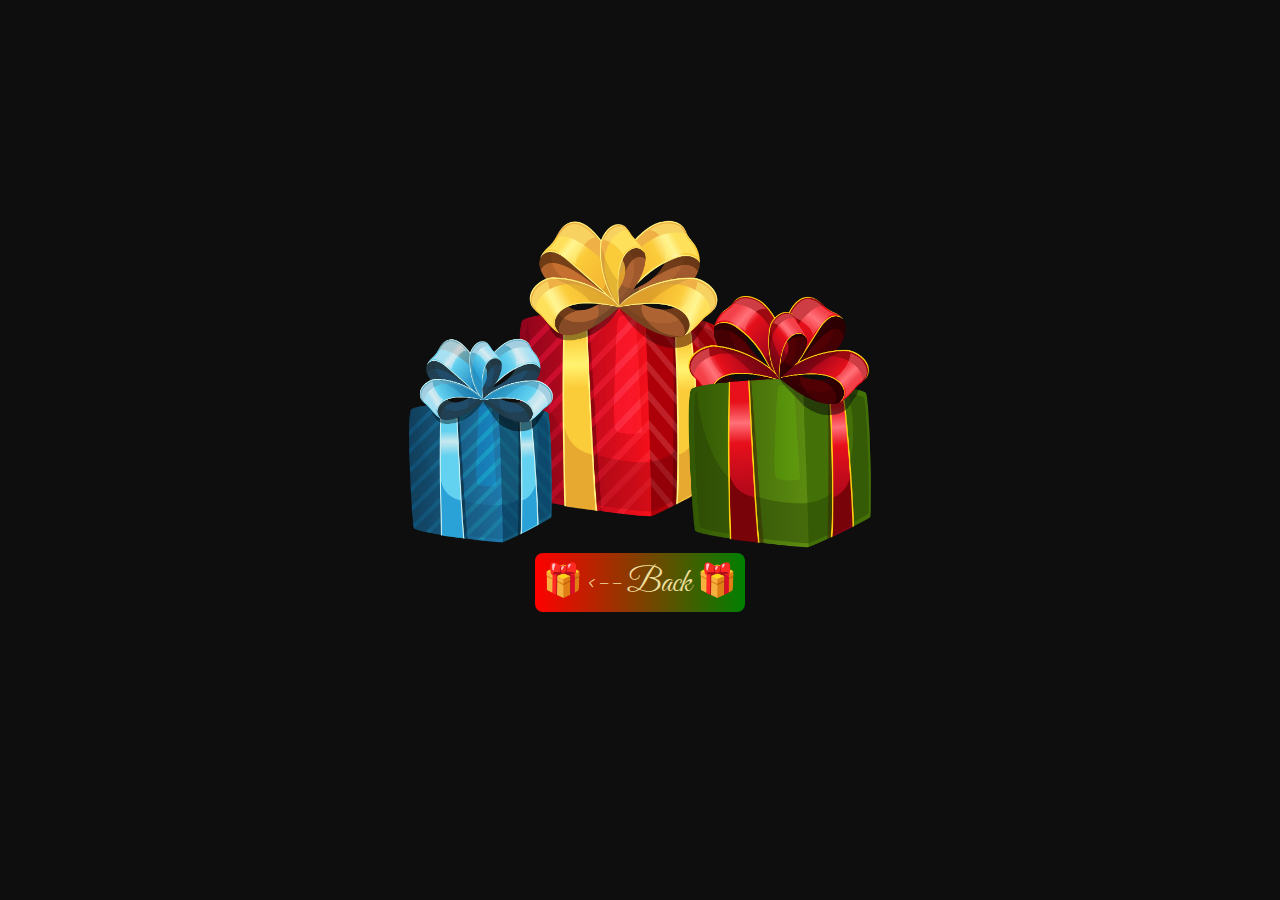
<file: 03-DAY/gift.html>
<!DOCTYPE html>
<html lang="en">
  <head>
    <meta charset="UTF-8" />
    <meta name="viewport" content="width=device-width, initial-scale=1.0" />
    <style>
      @import url("https://fonts.googleapis.com/css2?family=Great+Vibes&family=Lobster&display=swap");
      * {
        box-sizing: border-box;
        font-family: "Great Vibes", cursive;
        background: rgb(15, 14, 14);
        color: #fff;
        text-align: center;
      }

      section {
        display: flex;
        flex-direction: column;
        justify-content: center;
        align-items: center;
        height: 90vh;
      }

      img {
        width: 30rem;
      }

      a {
        font-size: 2rem;
        padding: 0.5rem;
        border-radius: 0.5rem;
        color: #efde9d;
        background: linear-gradient(to right, red, green);
        text-decoration: none;
      }

      a:hover {
        box-shadow: 2px 6px 11px 1px rgb(57 119 57);
      }
    </style>
    <title>gift</title>
  </head>
  <body>
    <section>
      <img src="assets/gifts.png" alt="gifts" />
      <a href="index.html">🎁 <-- Back 🎁</a>
    </section>
  </body>
</html>
</file>
<file: 03-DAY/style.css>
@import url('https://fonts.googleapis.com/css2?family=Great+Vibes&family=Lobster&display=swap');

* {
    box-sizing: border-box;
    font-family: "Great Vibes", cursive;
    background: rgb(15, 14, 14);
    text-align: center;
    text-shadow: 1px 0px 0px #f00, 1px 1px 2px rgb(54, 12, 12);
    color: #efde9d;
}

header h1 {
    font-size: 4.5rem;
    font-family: "Lobster", cursive;
}

main p {
    font-size: 2rem;
    font-family: "Lobster", cursive;
}

main a {
    font-size: 2rem;
    padding: 0.5rem;
    border-radius: 0.5rem;
    background: linear-gradient(to right, red, green);
    text-decoration: none;
}

main a:hover {
    box-shadow: 2px 6px 11px 1px rgb(57 119 57);
}

footer p {
    font-size: 2rem;
}

img {
    width: 25rem;
}
</file>
<file: 04-DAY/style.css>
body {
    display: flex;
    justify-content: center;
    align-items: center;
    height: 100vh;
    margin: 0;
    background-color: #16c087;
}

.grid-container {
    display: grid;
    grid-template-columns: repeat(10, 30px);
    grid-template-rows: repeat(10, 30px);
    gap: 1px;
}

.grid-container div {
    display: flex;
    justify-content: center;
    align-items: center;
    
    transition: transform 0.3s;
}

.grid-container div:hover {
    transform: scale(1.2);
}

.solid {
    background-color: red;
}

.empty {
    background-color: blue;
}

.decor {
    font-size: 24px;
}
</file>
<file: 05-DAY/style.css>
.container :is(.row1,
  .row2,
  .row3,
  .row4,
  .row5,
  .row6,
  .row7,
  .row8,
  .row9,
  .row10,
  .row11) {
  display: grid;
  grid-template-columns: repeat(11, 1fr);
  gap: 10px;
  padding-top: 10px;
  max-width: 800px;
  margin: 0 auto;
}

.cell {
  aspect-ratio: 1;
  background-color: #e5e5e5;
  border-radius: 20px;
  transition: all 0.3s ease;
}

.cell:hover {
  transform: scale(1.1);
  background-color: #b7b7b7;
  cursor: pointer;
}

@keyframes fadeIn {
  from {
    opacity: 0;
    transform: scale(0.5);
  }

  to {
    opacity: 1;
    transform: scale(1);
  }
}

.cell {
  animation: fadeIn 0.5s ease forwards;
}

.container {
  counter-reset: cell-counter;
}

.cell {
  counter-increment: cell-counter;
  animation-delay: calc(0.05s * var(--index));
}

.row1>.cell:nth-child(6),
.row2>.cell:nth-child(6),
.row3>.cell:nth-child(5),
.row3>.cell:nth-child(7),
.row4>.cell:nth-child(4),
.row4>.cell:nth-child(5),
.row4>.cell:nth-child(6),
.row4>.cell:nth-child(8),
.row5>.cell:nth-child(4),
.row5>.cell:nth-child(5),
.row5>.cell:nth-child(6),
.row5>.cell:nth-child(7),
.row5>.cell:nth-child(8),
.row5>.cell:nth-child(7),
.row6>.cell:nth-child(3),
.row6>.cell:nth-child(4),
.row6>.cell:nth-child(5),
.row6>.cell:nth-child(7),
.row6>.cell:nth-child(8),
.row6>.cell:nth-child(9),
.row7>.cell:nth-child(2),
.row7>.cell:nth-child(3),
.row7>.cell:nth-child(5),
.row7>.cell:nth-child(6),
.row7>.cell:nth-child(7),
.row7>.cell:nth-child(8),
.row7>.cell:nth-child(9),
.row8>.cell:nth-child(2),
.row8>.cell:nth-child(3),
.row8>.cell:nth-child(4),
.row8>.cell:nth-child(6),
.row8>.cell:nth-child(7),
.row8>.cell:nth-child(9),
.row8>.cell:nth-child(10),
.row9>.cell:nth-child(1),
.row9>.cell:nth-child(3),
.row9>.cell:nth-child(4),
.row9>.cell:nth-child(5),
.row9>.cell:nth-child(6),
.row9>.cell:nth-child(7),
.row9>.cell:nth-child(8),
.row9>.cell:nth-child(9),
.row9>.cell:nth-child(11),
.row10>.cell:nth-child(1),
.row10>.cell:nth-child(2),
.row10>.cell:nth-child(3),
.row10>.cell:nth-child(5),
.row10>.cell:nth-child(6),
.row10>.cell:nth-child(8),
.row10>.cell:nth-child(9),
.row10>.cell:nth-child(10),
.row10>.cell:nth-child(11) {
  background-color: green;
}

.row3>.cell:nth-child(6),
.row4>.cell:nth-child(7),
.row6>.cell:nth-child(6),
.row7>.cell:nth-child(4),
.row7>.cell:nth-child(10),
.row8>.cell:nth-child(5),
.row8>.cell:nth-child(8),
.row9>.cell:nth-child(2),
.row9>.cell:nth-child(10),
.row10>.cell:nth-child(4),
.row10>.cell:nth-child(7) {
  background-color: yellow;
}

.row11>.cell:nth-child(5),
.row11>.cell:nth-child(6),
.row11>.cell:nth-child(7) {
  background-color: brown;
}
</file>
<file: 06-DAY/style.css>
* {
     margin: 0;
     padding: 0;
     box-sizing: border-box;
 }

 body {
     display: flex;
     justify-content: center;
     align-items: center;
     height: 100vh;
     font-family: 'Poppins', sans-serif;
     background-color: #6A5ACD;
     color: #fff;
 }

 .container {
     width: 250px;
     text-align: center;
     background: #f1f1f1;
     border-radius: 10px;
     box-shadow: 0 4px 8px 0 rgba(0, 0, 0, 0.2), 0 6px 20px 0 rgba(0, 0, 0, 0.19);
 }

 .month {
     padding: 15px;
     background-color: #FF4500;
     border-radius: 10px 10px 0 0;
 }

 .weekday {
     padding-top: 20px;
     font-size: 20px;
     color: gray;
 }

 .day {
     padding: 15px;
     font-size: 60px;
     font-weight: bold;
     color: black;
 }

 .years {
     padding-bottom: 15px;
     font-size: 20px;
     color: gray;
 }
</file>
